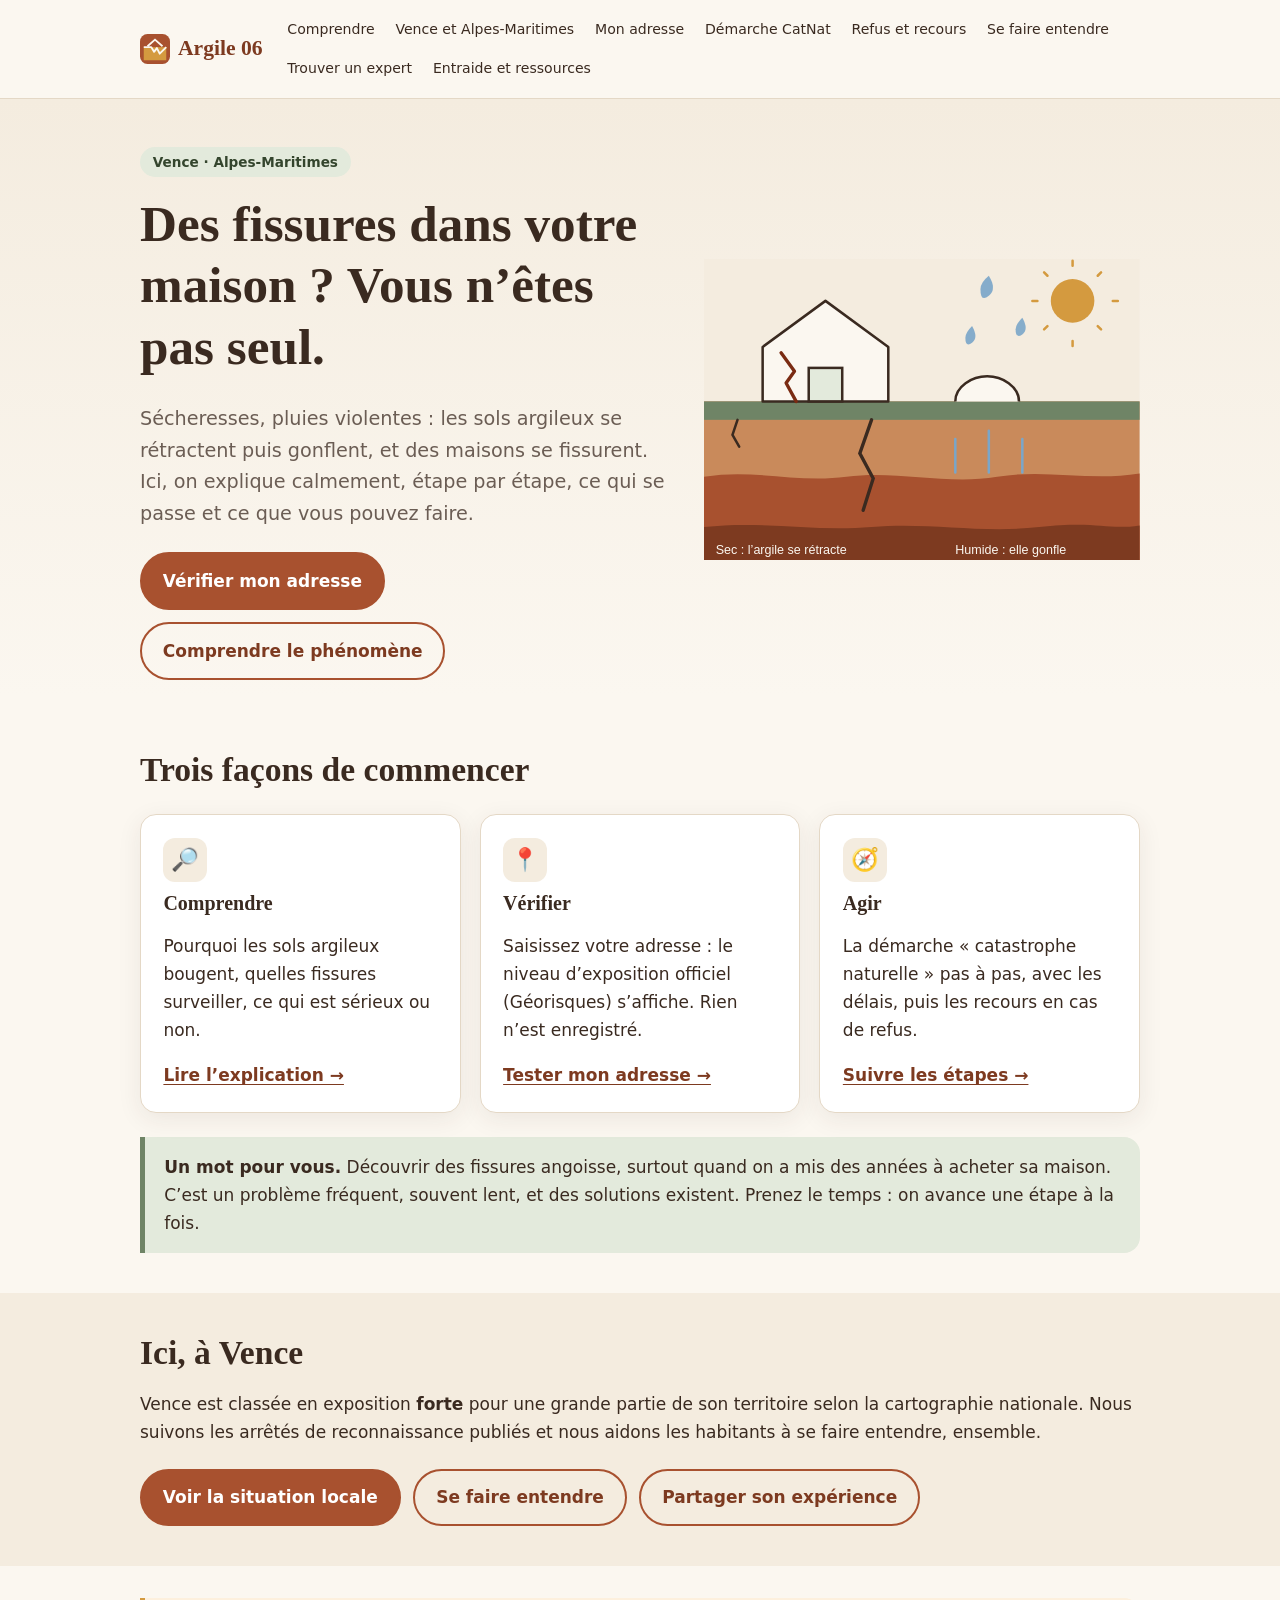
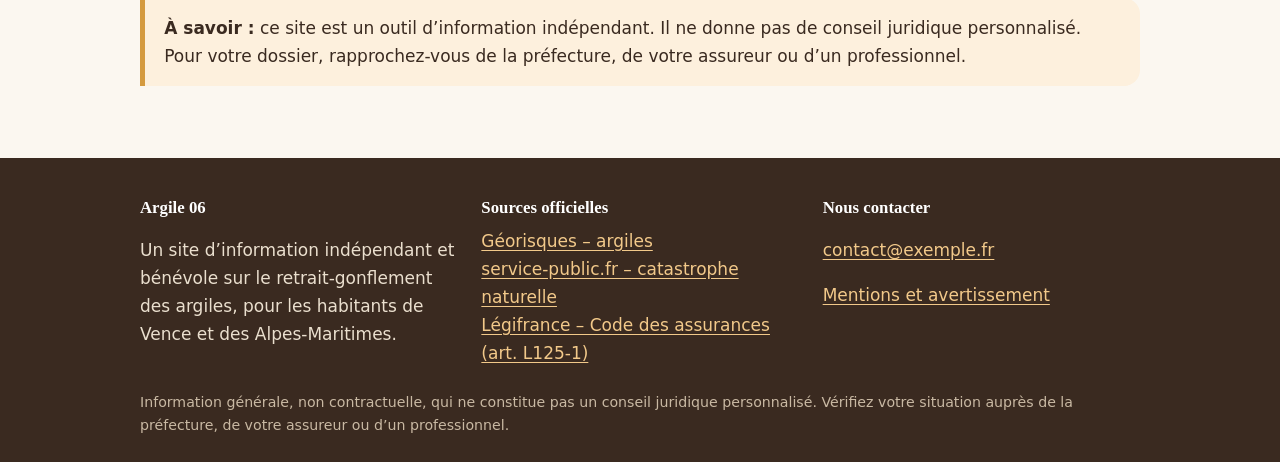
<file: index.html>
<!doctype html>
<html lang="fr">
<head>
<meta charset="utf-8">
<meta name="viewport" content="width=device-width, initial-scale=1">
<title>Fissures, argile et sécheresse : vous n’êtes pas seul · Argile 06</title>
<meta name="description" content="Comprendre le retrait-gonflement des argiles, vérifier votre adresse et connaître la démarche catastrophe naturelle à Vence et dans les Alpes-Maritimes.">
<meta name="theme-color" content="#a8512f">
<link rel="stylesheet" href="css/style.css">
</head>
<body>
<a class="skip" href="#contenu">Aller au contenu</a>
<header class="site">
<div class="bar">
<a class="brand" href="index.html"><svg viewBox="0 0 32 32" aria-hidden="true"><rect width="32" height="32" rx="8" fill="#a8512f"/><path d="M4 14h24v14H4z" fill="#d49a3f"/><path d="M4 14l8 0 3 5 3-4 3 6 7-7" stroke="#fbf7f0" stroke-width="2" fill="none" stroke-linejoin="round"/><path d="M8 13l8-7 8 7" stroke="#fbf7f0" stroke-width="2" fill="none"/></svg><span>Argile 06</span></a>
<button class="menu-btn" aria-expanded="false" aria-controls="nav-main">Menu</button>
<nav class="main" id="nav-main" aria-label="Navigation principale"><ul>
<li><a href="comprendre.html">Comprendre</a></li>
<li><a href="vence.html">Vence et Alpes-Maritimes</a></li>
<li><a href="mon-adresse.html">Mon adresse</a></li>
<li><a href="demarche.html">Démarche CatNat</a></li>
<li><a href="recours.html">Refus et recours</a></li>
<li><a href="se-faire-entendre.html">Se faire entendre</a></li>
<li><a href="experts.html">Trouver un expert</a></li>
<li><a href="entraide.html">Entraide et ressources</a></li>
</ul></nav>
</div>
</header>
<main id="contenu">
<section class="hero"><div class="wrap grid">
<div>
<span class="kicker">Vence · Alpes-Maritimes</span>
<h1>Des fissures dans votre maison ? Vous n’êtes pas seul.</h1>
<p class="lead">Sécheresses, pluies violentes : les sols argileux se rétractent puis gonflent, et des maisons se fissurent. Ici, on explique calmement, étape par étape, ce qui se passe et ce que vous pouvez faire.</p>
<div class="btns"><a class="btn" href="mon-adresse.html">Vérifier mon adresse</a><a class="btn sec" href="comprendre.html">Comprendre le phénomène</a></div>
</div>
<div><svg viewBox="0 0 520 360" role="img" aria-label="Schéma d’une maison sur un sol argileux : à gauche, sol sec et rétracté avec fissure ; à droite, sol humide qui gonfle.">
<rect width="520" height="360" fill="#f4ecdf"/>
<circle cx="440" cy="50" r="26" fill="#d49a3f"/>
<g stroke="#d49a3f" stroke-width="3" stroke-linecap="round"><path d="M440 8v-6M440 98v6M398 50h-6M488 50h6M410 20l-4-4M470 80l4 4M410 80l-4 4M470 20l4-4"/></g>
<rect x="0" y="170" width="520" height="190" fill="#c98a5b"/>
<rect x="0" y="170" width="520" height="22" fill="#6f8466"/>
<path d="M0 260c60-10 110 8 170 0s120 10 180 0 110 6 170-4v104H0z" fill="#a8512f"/>
<path d="M0 320c70-8 130 6 200 0s130 8 200 0 80 4 120-2v42H0z" fill="#7d3a20"/>
<g fill="#fbf7f0" stroke="#3a2a20" stroke-width="3" stroke-linejoin="round">
<path d="M70 170V105l75-55 75 55v65z"/></g>
<rect x="125" y="130" width="40" height="40" fill="#e3eadc" stroke="#3a2a20" stroke-width="3"/>
<path d="M92 112l16 22-10 14 12 22" stroke="#7a2b12" stroke-width="4" fill="none" stroke-linecap="round" stroke-linejoin="round"/>
<path d="M200 192l-14 40 16 30-12 38" stroke="#3a2a20" stroke-width="4" fill="none" stroke-linecap="round"/>
<path d="M40 192l-6 18 8 14" stroke="#3a2a20" stroke-width="3" fill="none" stroke-linecap="round"/>
<g fill="#7aa6c9" opacity=".9"><path d="M340 20q10 16 0 24t-10-8q0-8 10-16z"/><path d="M380 70q8 14 0 20t-8-6q0-6 8-14z"/><path d="M320 80q8 14 0 20t-8-6q0-6 8-14z"/></g>
<path d="M300 170c0-18 20-30 38-30s38 12 38 30" fill="#fbf7f0" stroke="#3a2a20" stroke-width="3"/>
<g stroke="#7aa6c9" stroke-width="3" stroke-linecap="round"><path d="M300 215v40M340 205v50M380 215v40"/></g>
<text x="14" y="352" font-size="15" fill="#fbf7f0" font-family="sans-serif">Sec : l’argile se rétracte</text>
<text x="300" y="352" font-size="15" fill="#fbf7f0" font-family="sans-serif">Humide : elle gonfle</text>
</svg></div>
</div></section>
<div class="wrap">
<h2>Trois façons de commencer</h2>
<div class="cards">
<div class="card"><div class="ico" aria-hidden="true">🔎</div><h3>Comprendre</h3><p>Pourquoi les sols argileux bougent, quelles fissures surveiller, ce qui est sérieux ou non.</p><a class="more" href="comprendre.html">Lire l’explication →</a></div>
<div class="card"><div class="ico" aria-hidden="true">📍</div><h3>Vérifier</h3><p>Saisissez votre adresse : le niveau d’exposition officiel (Géorisques) s’affiche. Rien n’est enregistré.</p><a class="more" href="mon-adresse.html">Tester mon adresse →</a></div>
<div class="card"><div class="ico" aria-hidden="true">🧭</div><h3>Agir</h3><p>La démarche « catastrophe naturelle » pas à pas, avec les délais, puis les recours en cas de refus.</p><a class="more" href="demarche.html">Suivre les étapes →</a></div>
</div>
<div class="note"><strong>Un mot pour vous.</strong> Découvrir des fissures angoisse, surtout quand on a mis des années à acheter sa maison. C’est un problème fréquent, souvent lent, et des solutions existent. Prenez le temps : on avance une étape à la fois.</div>
</div>
<section class="band"><div class="wrap">
<h2 style="margin-top:0">Ici, à Vence</h2>
<p>Vence est classée en exposition <strong>forte</strong> pour une grande partie de son territoire selon la cartographie nationale. Nous suivons les arrêtés de reconnaissance publiés et nous aidons les habitants à se faire entendre, ensemble.</p>
<div class="btns"><a class="btn" href="vence.html">Voir la situation locale</a><a class="btn sec" href="se-faire-entendre.html">Se faire entendre</a><a class="btn sec" href="entraide.html">Partager son expérience</a></div>
</div></section>
<div class="wrap"><div class="warn" style="margin-top:2rem"><strong>À savoir :</strong> ce site est un outil d’information indépendant. Il ne donne pas de conseil juridique personnalisé. Pour votre dossier, rapprochez-vous de la préfecture, de votre assureur ou d’un professionnel.</div></div>
</main>
<footer class="site">
<div class="wrap">
<div class="cols">
<div><h2>Argile 06</h2><p>Un site d’information indépendant et bénévole sur le retrait-gonflement des argiles, pour les habitants de Vence et des Alpes-Maritimes.</p></div>
<div><h2>Sources officielles</h2><ul>
<li><a href="https://www.georisques.gouv.fr/risques/retrait-gonflement-des-argiles" rel="noopener">Géorisques – argiles</a></li>
<li><a href="https://www.service-public.fr/particuliers/recherche?keyword=catastrophe%20naturelle" rel="noopener">service-public.fr – catastrophe naturelle</a></li>
<li><a href="https://www.legifrance.gouv.fr/codes/texte_lc/LEGITEXT000006073984" rel="noopener">Légifrance – Code des assurances (art. L125-1)</a></li>
</ul></div>
<div><h2>Nous contacter</h2><p><a href="mailto:contact@exemple.fr">contact@exemple.fr</a></p><p><a href="entraide.html#mentions">Mentions et avertissement</a></p></div>
</div>
<small>Information générale, non contractuelle, qui ne constitue pas un conseil juridique personnalisé. Vérifiez votre situation auprès de la préfecture, de votre assureur ou d’un professionnel.</small>
</div>
</footer>
<script src="js/main.js"></script>
</body>
</html>
</file>
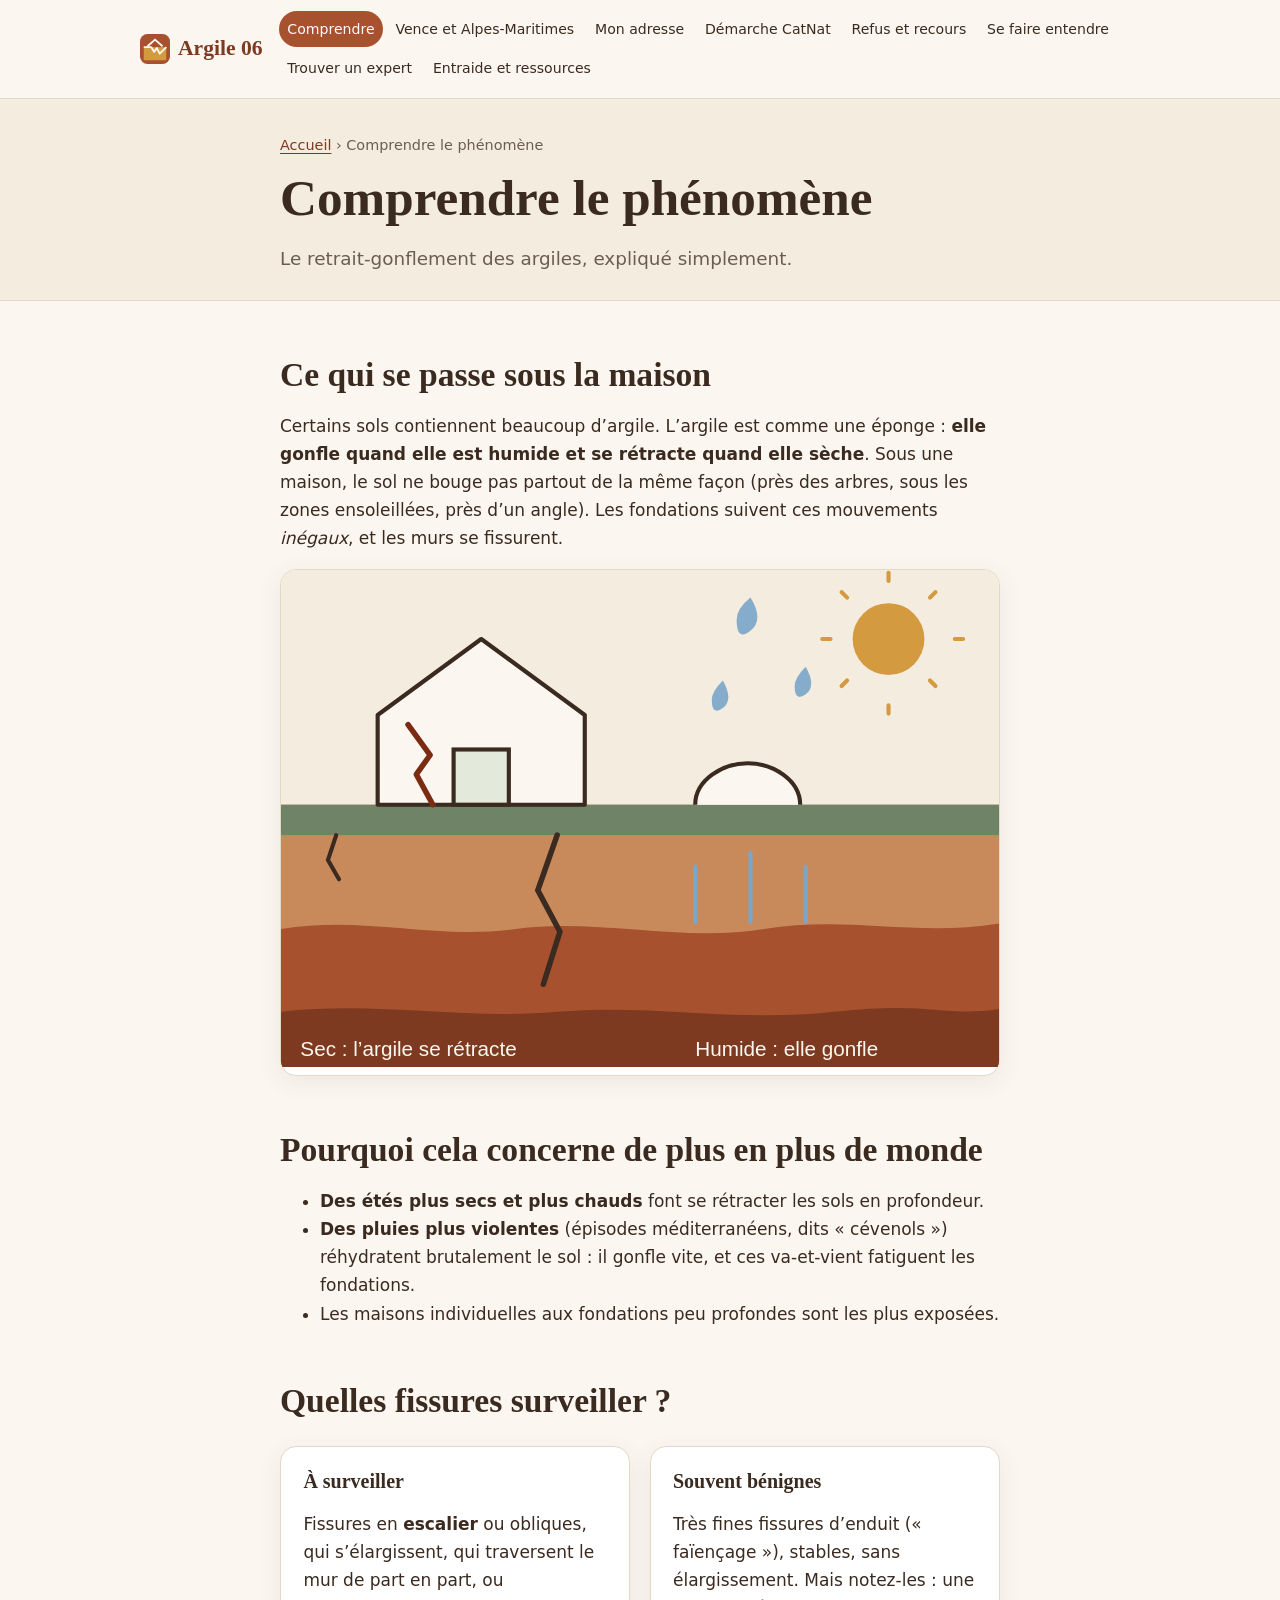
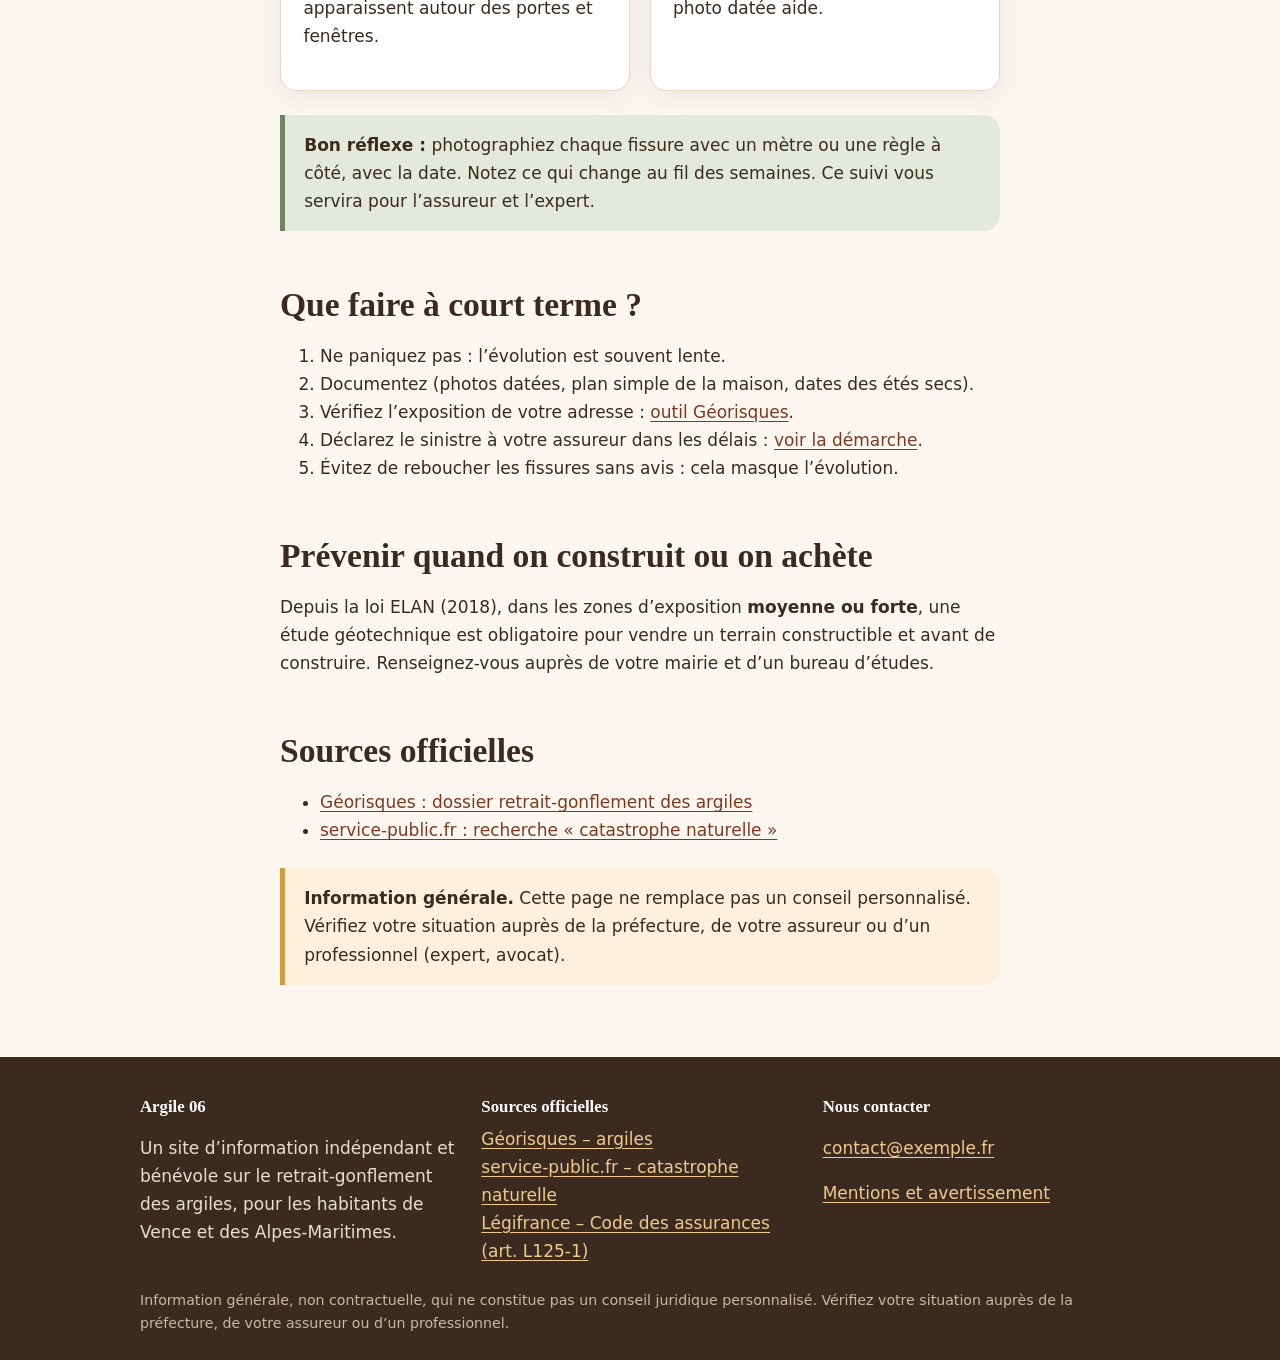
<file: comprendre.html>
<!doctype html>
<html lang="fr">
<head>
<meta charset="utf-8">
<meta name="viewport" content="width=device-width, initial-scale=1">
<title>Comprendre le phénomène · Argile 06</title>
<meta name="description" content="Comprendre pourquoi les sols argileux gonflent et se rétractent, et comment reconnaître les fissures liées à la sécheresse.">
<meta name="theme-color" content="#a8512f">
<link rel="stylesheet" href="css/style.css">
</head>
<body>
<a class="skip" href="#contenu">Aller au contenu</a>
<header class="site">
<div class="bar">
<a class="brand" href="index.html"><svg viewBox="0 0 32 32" aria-hidden="true"><rect width="32" height="32" rx="8" fill="#a8512f"/><path d="M4 14h24v14H4z" fill="#d49a3f"/><path d="M4 14l8 0 3 5 3-4 3 6 7-7" stroke="#fbf7f0" stroke-width="2" fill="none" stroke-linejoin="round"/><path d="M8 13l8-7 8 7" stroke="#fbf7f0" stroke-width="2" fill="none"/></svg><span>Argile 06</span></a>
<button class="menu-btn" aria-expanded="false" aria-controls="nav-main">Menu</button>
<nav class="main" id="nav-main" aria-label="Navigation principale"><ul>
<li><a href="comprendre.html" aria-current="page">Comprendre</a></li>
<li><a href="vence.html">Vence et Alpes-Maritimes</a></li>
<li><a href="mon-adresse.html">Mon adresse</a></li>
<li><a href="demarche.html">Démarche CatNat</a></li>
<li><a href="recours.html">Refus et recours</a></li>
<li><a href="se-faire-entendre.html">Se faire entendre</a></li>
<li><a href="experts.html">Trouver un expert</a></li>
<li><a href="entraide.html">Entraide et ressources</a></li>
</ul></nav>
</div>
</header>
<main id="contenu">
<div class="pagehead"><div class="wrap narrow">
<div class="crumbs"><a href="index.html">Accueil</a> › Comprendre le phénomène</div>
<h1>Comprendre le phénomène</h1><p>Le retrait-gonflement des argiles, expliqué simplement.</p></div></div>
<div class="wrap narrow">

<h2>Ce qui se passe sous la maison</h2>
<p>Certains sols contiennent beaucoup d’argile. L’argile est comme une éponge : <strong>elle gonfle quand elle est humide et se rétracte quand elle sèche</strong>. Sous une maison, le sol ne bouge pas partout de la même façon (près des arbres, sous les zones ensoleillées, près d’un angle). Les fondations suivent ces mouvements <em>inégaux</em>, et les murs se fissurent.</p>
<div class="card" style="padding:0;overflow:hidden"><svg viewBox="0 0 520 360" role="img" aria-label="Schéma d’une maison sur un sol argileux : à gauche, sol sec et rétracté avec fissure ; à droite, sol humide qui gonfle.">
<rect width="520" height="360" fill="#f4ecdf"/>
<circle cx="440" cy="50" r="26" fill="#d49a3f"/>
<g stroke="#d49a3f" stroke-width="3" stroke-linecap="round"><path d="M440 8v-6M440 98v6M398 50h-6M488 50h6M410 20l-4-4M470 80l4 4M410 80l-4 4M470 20l4-4"/></g>
<rect x="0" y="170" width="520" height="190" fill="#c98a5b"/>
<rect x="0" y="170" width="520" height="22" fill="#6f8466"/>
<path d="M0 260c60-10 110 8 170 0s120 10 180 0 110 6 170-4v104H0z" fill="#a8512f"/>
<path d="M0 320c70-8 130 6 200 0s130 8 200 0 80 4 120-2v42H0z" fill="#7d3a20"/>
<g fill="#fbf7f0" stroke="#3a2a20" stroke-width="3" stroke-linejoin="round">
<path d="M70 170V105l75-55 75 55v65z"/></g>
<rect x="125" y="130" width="40" height="40" fill="#e3eadc" stroke="#3a2a20" stroke-width="3"/>
<path d="M92 112l16 22-10 14 12 22" stroke="#7a2b12" stroke-width="4" fill="none" stroke-linecap="round" stroke-linejoin="round"/>
<path d="M200 192l-14 40 16 30-12 38" stroke="#3a2a20" stroke-width="4" fill="none" stroke-linecap="round"/>
<path d="M40 192l-6 18 8 14" stroke="#3a2a20" stroke-width="3" fill="none" stroke-linecap="round"/>
<g fill="#7aa6c9" opacity=".9"><path d="M340 20q10 16 0 24t-10-8q0-8 10-16z"/><path d="M380 70q8 14 0 20t-8-6q0-6 8-14z"/><path d="M320 80q8 14 0 20t-8-6q0-6 8-14z"/></g>
<path d="M300 170c0-18 20-30 38-30s38 12 38 30" fill="#fbf7f0" stroke="#3a2a20" stroke-width="3"/>
<g stroke="#7aa6c9" stroke-width="3" stroke-linecap="round"><path d="M300 215v40M340 205v50M380 215v40"/></g>
<text x="14" y="352" font-size="15" fill="#fbf7f0" font-family="sans-serif">Sec : l’argile se rétracte</text>
<text x="300" y="352" font-size="15" fill="#fbf7f0" font-family="sans-serif">Humide : elle gonfle</text>
</svg></div>
<h2>Pourquoi cela concerne de plus en plus de monde</h2>
<ul>
<li><strong>Des étés plus secs et plus chauds</strong> font se rétracter les sols en profondeur.</li>
<li><strong>Des pluies plus violentes</strong> (épisodes méditerranéens, dits « cévenols ») réhydratent brutalement le sol : il gonfle vite, et ces va-et-vient fatiguent les fondations.</li>
<li>Les maisons individuelles aux fondations peu profondes sont les plus exposées.</li>
</ul>
<h2>Quelles fissures surveiller ?</h2>
<div class="cards">
<div class="card"><h3>À surveiller</h3><p>Fissures en <strong>escalier</strong> ou obliques, qui s’élargissent, qui traversent le mur de part en part, ou apparaissent autour des portes et fenêtres.</p></div>
<div class="card"><h3>Souvent bénignes</h3><p>Très fines fissures d’enduit (« faïençage »), stables, sans élargissement. Mais notez-les : une photo datée aide.</p></div>
</div>
<div class="note"><strong>Bon réflexe :</strong> photographiez chaque fissure avec un mètre ou une règle à côté, avec la date. Notez ce qui change au fil des semaines. Ce suivi vous servira pour l’assureur et l’expert.</div>
<h2>Que faire à court terme ?</h2>
<ol>
<li>Ne paniquez pas : l’évolution est souvent lente.</li>
<li>Documentez (photos datées, plan simple de la maison, dates des étés secs).</li>
<li>Vérifiez l’exposition de votre adresse : <a href="mon-adresse.html">outil Géorisques</a>.</li>
<li>Déclarez le sinistre à votre assureur dans les délais : <a href="demarche.html">voir la démarche</a>.</li>
<li>Évitez de reboucher les fissures sans avis : cela masque l’évolution.</li>
</ol>
<h2>Prévenir quand on construit ou on achète</h2>
<p>Depuis la loi ELAN (2018), dans les zones d’exposition <strong>moyenne ou forte</strong>, une étude géotechnique est obligatoire pour vendre un terrain constructible et avant de construire. Renseignez-vous auprès de votre mairie et d’un bureau d’études.</p>
<h2>Sources officielles</h2>
<ul>
<li><a href="https://www.georisques.gouv.fr/risques/retrait-gonflement-des-argiles" rel="noopener">Géorisques : dossier retrait-gonflement des argiles</a></li>
<li><a href="https://www.service-public.fr/particuliers/recherche?keyword=catastrophe%20naturelle" rel="noopener">service-public.fr : recherche « catastrophe naturelle »</a></li>
</ul>
<div class="warn"><strong>Information générale.</strong> Cette page ne remplace pas un conseil personnalisé. Vérifiez votre situation auprès de la préfecture, de votre assureur ou d’un professionnel (expert, avocat).</div>

</div>
</main>
<footer class="site">
<div class="wrap">
<div class="cols">
<div><h2>Argile 06</h2><p>Un site d’information indépendant et bénévole sur le retrait-gonflement des argiles, pour les habitants de Vence et des Alpes-Maritimes.</p></div>
<div><h2>Sources officielles</h2><ul>
<li><a href="https://www.georisques.gouv.fr/risques/retrait-gonflement-des-argiles" rel="noopener">Géorisques – argiles</a></li>
<li><a href="https://www.service-public.fr/particuliers/recherche?keyword=catastrophe%20naturelle" rel="noopener">service-public.fr – catastrophe naturelle</a></li>
<li><a href="https://www.legifrance.gouv.fr/codes/texte_lc/LEGITEXT000006073984" rel="noopener">Légifrance – Code des assurances (art. L125-1)</a></li>
</ul></div>
<div><h2>Nous contacter</h2><p><a href="mailto:contact@exemple.fr">contact@exemple.fr</a></p><p><a href="entraide.html#mentions">Mentions et avertissement</a></p></div>
</div>
<small>Information générale, non contractuelle, qui ne constitue pas un conseil juridique personnalisé. Vérifiez votre situation auprès de la préfecture, de votre assureur ou d’un professionnel.</small>
</div>
</footer>
<script src="js/main.js"></script>
</body>
</html>
</file>
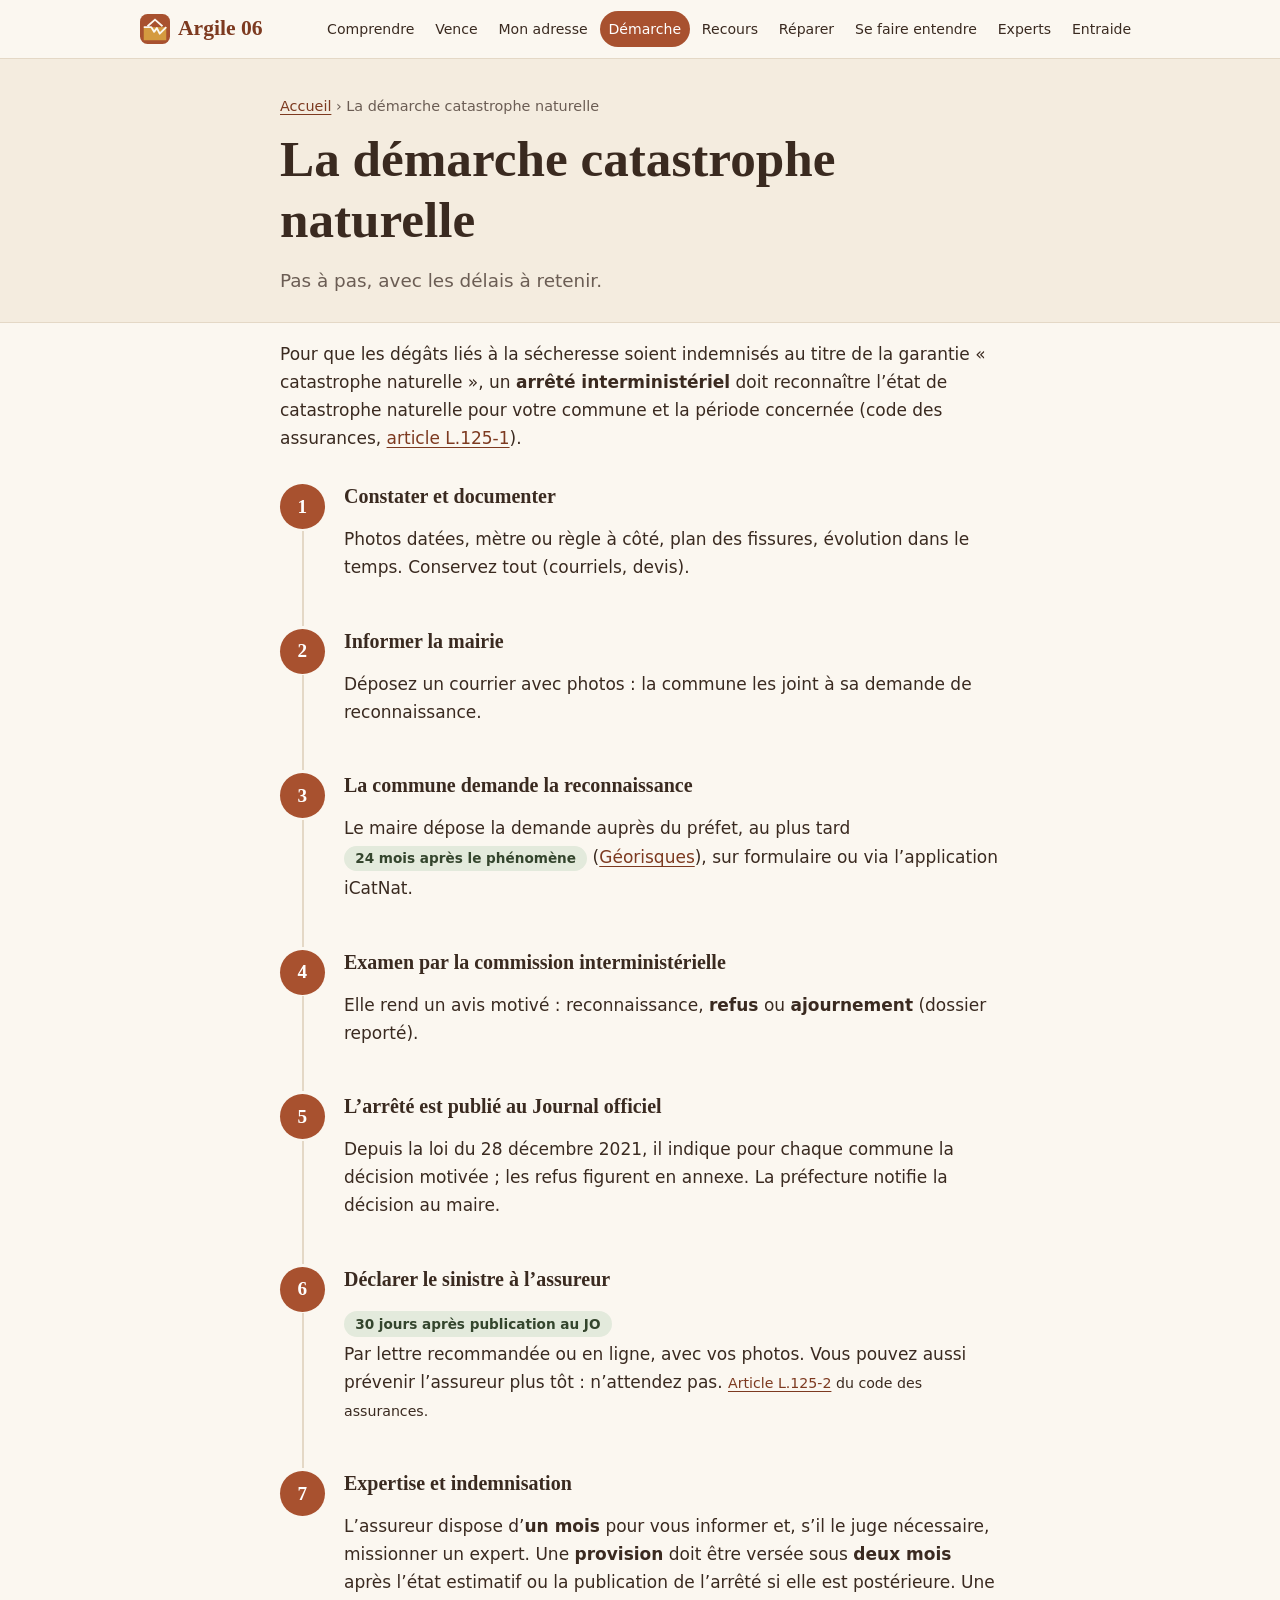
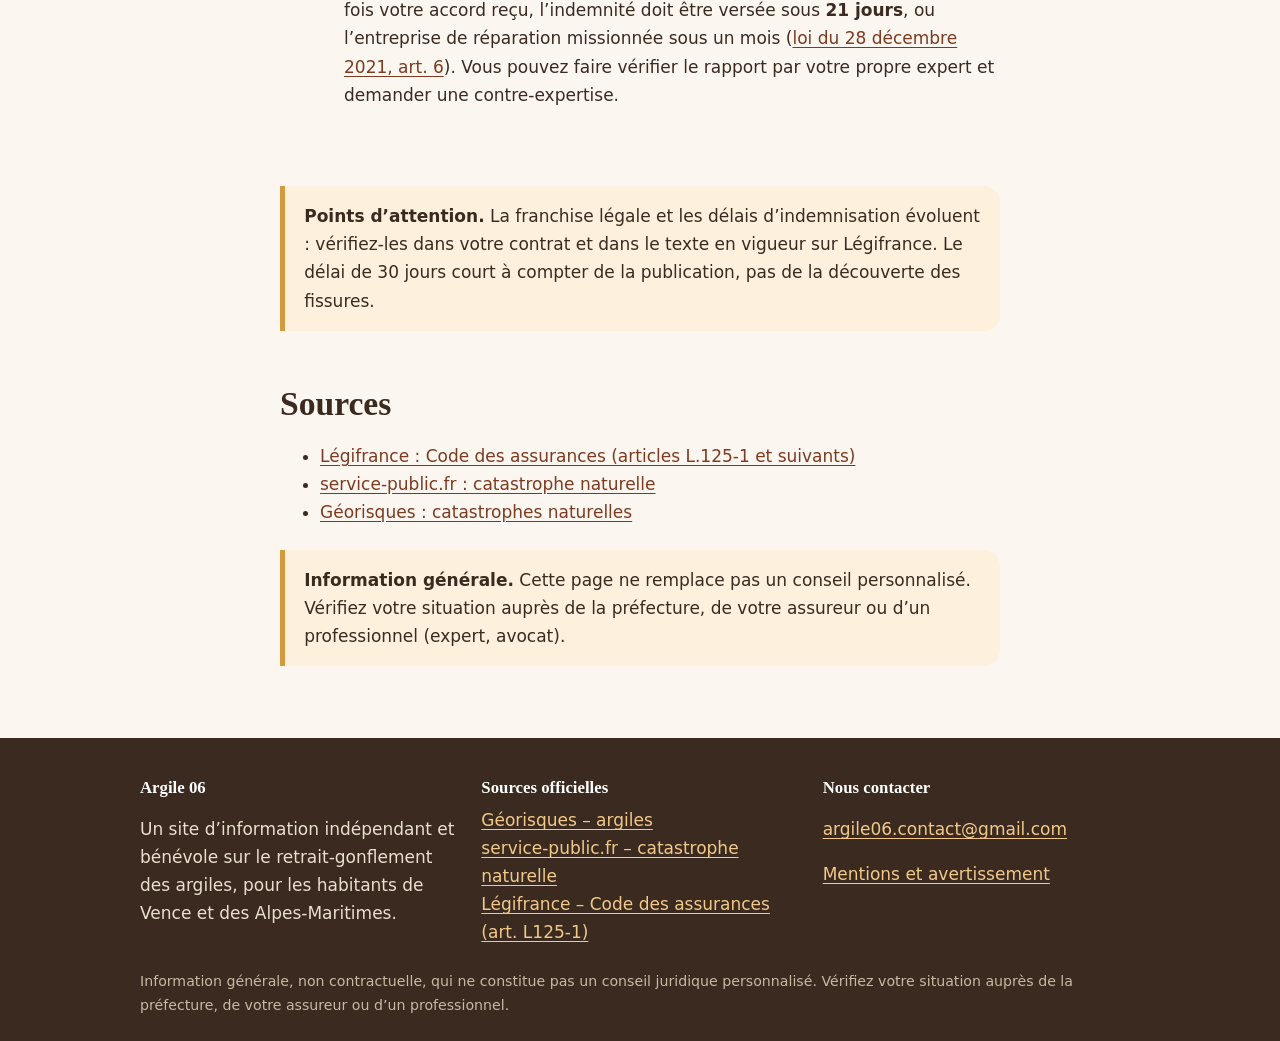
<file: demarche.html>
<!doctype html>
<html lang="fr">
<head>
<meta charset="utf-8">
<meta name="viewport" content="width=device-width, initial-scale=1">
<title>La démarche catastrophe naturelle · Argile 06</title>
<meta name="description" content="La démarche catastrophe naturelle sécheresse pas à pas : arrêté, délais de déclaration, expertise, indemnisation.">
<meta name="theme-color" content="#a8512f">
<link rel="stylesheet" href="css/style.css?v=6">
</head>
<body>
<a class="skip" href="#contenu">Aller au contenu</a>
<header class="site">
<div class="bar">
<a class="brand" href="index.html"><svg viewBox="0 0 32 32" aria-hidden="true"><rect width="32" height="32" rx="8" fill="#a8512f"/><path d="M4 14h24v14H4z" fill="#d49a3f"/><path d="M4 14l8 0 3 5 3-4 3 6 7-7" stroke="#fbf7f0" stroke-width="2" fill="none" stroke-linejoin="round"/><path d="M8 13l8-7 8 7" stroke="#fbf7f0" stroke-width="2" fill="none"/></svg><span>Argile 06</span></a>
<button class="menu-btn" aria-expanded="false" aria-controls="nav-main">Menu</button>
<nav class="main" id="nav-main" aria-label="Navigation principale"><ul>
<li><a href="comprendre.html">Comprendre</a></li>
<li><a href="vence.html">Vence</a></li>
<li><a href="mon-adresse.html" class="cta">Mon adresse</a></li>
<li><a href="demarche.html" aria-current="page">Démarche</a></li>
<li><a href="recours.html">Recours</a></li>
<li><a href="reparer.html">Réparer</a></li>
<li><a href="se-faire-entendre.html">Se faire entendre</a></li>
<li><a href="experts.html">Experts</a></li>
<li><a href="entraide.html">Entraide</a></li>
</ul></nav>
</div>
</header>
<main id="contenu">
<div class="pagehead"><div class="wrap narrow">
<div class="crumbs"><a href="index.html">Accueil</a> › La démarche catastrophe naturelle</div>
<h1>La démarche catastrophe naturelle</h1><p>Pas à pas, avec les délais à retenir.</p></div></div>
<div class="wrap narrow">

<p>Pour que les dégâts liés à la sécheresse soient indemnisés au titre de la garantie « catastrophe naturelle », un <strong>arrêté interministériel</strong> doit reconnaître l’état de catastrophe naturelle pour votre commune et la période concernée (code des assurances, <a href="https://www.legifrance.gouv.fr/codes/texte_lc/LEGITEXT000006073984" rel="noopener">article L.125-1</a>).</p>
<ol class="steps">
<li><h3>Constater et documenter</h3><p>Photos datées, mètre ou règle à côté, plan des fissures, évolution dans le temps. Conservez tout (courriels, devis).</p></li>
<li><h3>Informer la mairie</h3><p>Déposez un courrier avec photos : la commune les joint à sa demande de reconnaissance.</p></li>
<li><h3>La commune demande la reconnaissance</h3><p>Le maire dépose la demande auprès du préfet, au plus tard <span class="delai">24 mois après le phénomène</span> (<a href="https://www.georisques.gouv.fr/minformer-sur-la-prevention-des-risques/la-garantie-cat-nat" rel="noopener">Géorisques</a>), sur formulaire ou via l’application iCatNat.</p></li>
<li><h3>Examen par la commission interministérielle</h3><p>Elle rend un avis motivé : reconnaissance, <strong>refus</strong> ou <strong>ajournement</strong> (dossier reporté).</p></li>
<li><h3>L’arrêté est publié au Journal officiel</h3><p>Depuis la loi du 28 décembre 2021, il indique pour chaque commune la décision motivée ; les refus figurent en annexe. La préfecture notifie la décision au maire.</p></li>
<li><h3>Déclarer le sinistre à l’assureur</h3><p><span class="delai">30 jours après publication au JO</span><br>Par lettre recommandée ou en ligne, avec vos photos. Vous pouvez aussi prévenir l’assureur plus tôt : n’attendez pas. <small><a href="https://www.legifrance.gouv.fr/codes/article_lc/LEGIARTI000047109081" rel="noopener">Article L.125-2</a> du code des assurances.</small></p></li>
<li><h3>Expertise et indemnisation</h3><p>L’assureur dispose d’<strong>un mois</strong> pour vous informer et, s’il le juge nécessaire, missionner un expert. Une <strong>provision</strong> doit être versée sous <strong>deux mois</strong> après l’état estimatif ou la publication de l’arrêté si elle est postérieure. Une fois votre accord reçu, l’indemnité doit être versée sous <strong>21 jours</strong>, ou l’entreprise de réparation missionnée sous un mois (<a href="https://www.legifrance.gouv.fr/jorf/article_jo/JORFARTI000044589874" rel="noopener">loi du 28 décembre 2021, art. 6</a>). Vous pouvez faire vérifier le rapport par votre propre expert et demander une contre-expertise.</p></li>
</ol>
<div class="warn"><strong>Points d’attention.</strong> La franchise légale et les délais d’indemnisation évoluent : vérifiez-les dans votre contrat et dans le texte en vigueur sur Légifrance. Le délai de 30 jours court à compter de la publication, pas de la découverte des fissures.</div>
<h2>Sources</h2>
<ul>
<li><a href="https://www.legifrance.gouv.fr/codes/texte_lc/LEGITEXT000006073984" rel="noopener">Légifrance : Code des assurances (articles L.125-1 et suivants)</a></li>
<li><a href="https://www.service-public.fr/particuliers/recherche?keyword=catastrophe%20naturelle" rel="noopener">service-public.fr : catastrophe naturelle</a></li>
<li><a href="https://www.georisques.gouv.fr/risques/catastrophes-naturelles" rel="noopener">Géorisques : catastrophes naturelles</a></li>
</ul>
<div class="warn"><strong>Information générale.</strong> Cette page ne remplace pas un conseil personnalisé. Vérifiez votre situation auprès de la préfecture, de votre assureur ou d’un professionnel (expert, avocat).</div>

</div>
</main>
<footer class="site">
<div class="wrap">
<div class="cols">
<div><h2>Argile 06</h2><p>Un site d’information indépendant et bénévole sur le retrait-gonflement des argiles, pour les habitants de Vence et des Alpes-Maritimes.</p></div>
<div><h2>Sources officielles</h2><ul>
<li><a href="https://www.georisques.gouv.fr/risques/retrait-gonflement-des-argiles" rel="noopener">Géorisques – argiles</a></li>
<li><a href="https://www.service-public.fr/particuliers/recherche?keyword=catastrophe%20naturelle" rel="noopener">service-public.fr – catastrophe naturelle</a></li>
<li><a href="https://www.legifrance.gouv.fr/codes/texte_lc/LEGITEXT000006073984" rel="noopener">Légifrance – Code des assurances (art. L125-1)</a></li>
</ul></div>
<div><h2>Nous contacter</h2><p><a href="mailto:argile06.contact@gmail.com">argile06.contact@gmail.com</a></p><p><a href="entraide.html#mentions">Mentions et avertissement</a></p></div>
</div>
<small>Information générale, non contractuelle, qui ne constitue pas un conseil juridique personnalisé. Vérifiez votre situation auprès de la préfecture, de votre assureur ou d’un professionnel.</small>
</div>
</footer>
<script src="js/main.js?v=6"></script>
</body>
</html>
</file>
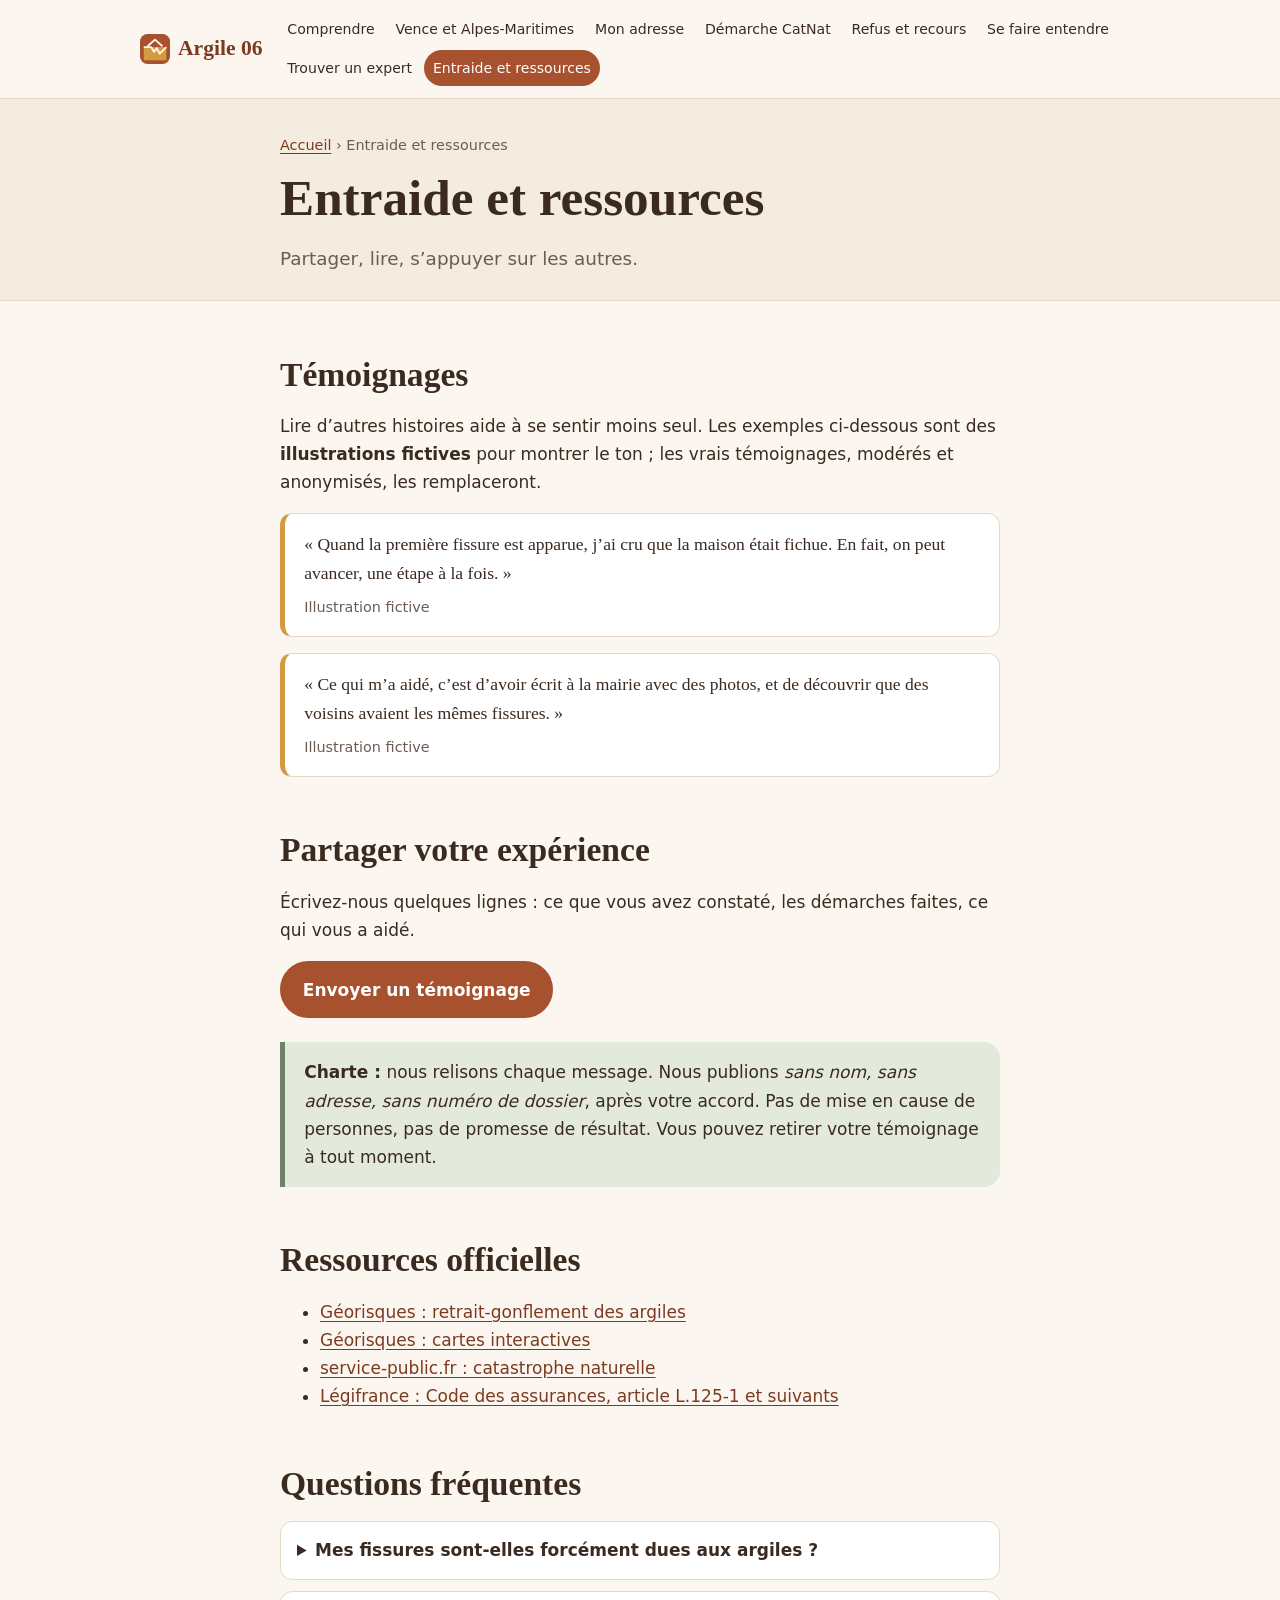
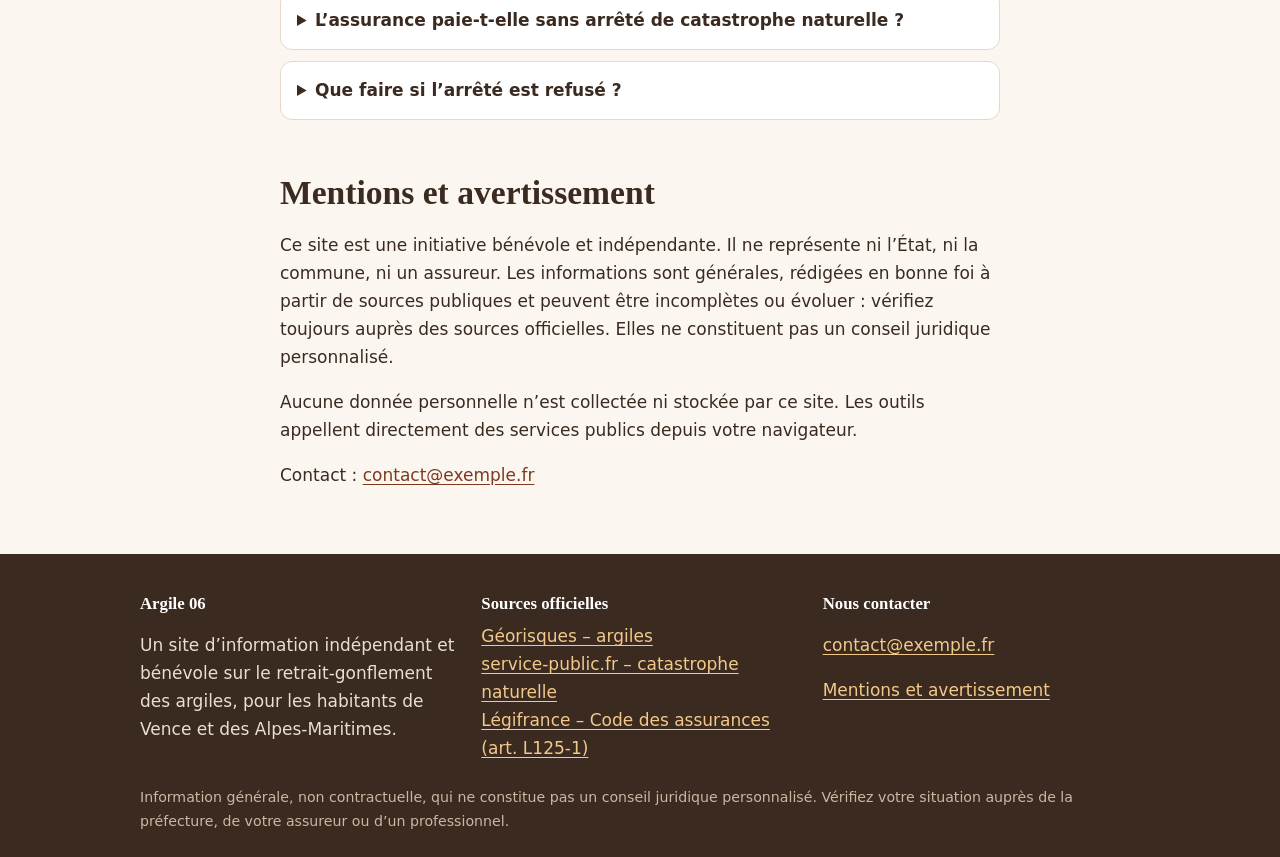
<file: entraide.html>
<!doctype html>
<html lang="fr">
<head>
<meta charset="utf-8">
<meta name="viewport" content="width=device-width, initial-scale=1">
<title>Entraide et ressources · Argile 06</title>
<meta name="description" content="Témoignages, charte, ressources officielles et questions fréquentes sur le retrait-gonflement des argiles.">
<meta name="theme-color" content="#a8512f">
<link rel="stylesheet" href="css/style.css">
</head>
<body>
<a class="skip" href="#contenu">Aller au contenu</a>
<header class="site">
<div class="bar">
<a class="brand" href="index.html"><svg viewBox="0 0 32 32" aria-hidden="true"><rect width="32" height="32" rx="8" fill="#a8512f"/><path d="M4 14h24v14H4z" fill="#d49a3f"/><path d="M4 14l8 0 3 5 3-4 3 6 7-7" stroke="#fbf7f0" stroke-width="2" fill="none" stroke-linejoin="round"/><path d="M8 13l8-7 8 7" stroke="#fbf7f0" stroke-width="2" fill="none"/></svg><span>Argile 06</span></a>
<button class="menu-btn" aria-expanded="false" aria-controls="nav-main">Menu</button>
<nav class="main" id="nav-main" aria-label="Navigation principale"><ul>
<li><a href="comprendre.html">Comprendre</a></li>
<li><a href="vence.html">Vence et Alpes-Maritimes</a></li>
<li><a href="mon-adresse.html">Mon adresse</a></li>
<li><a href="demarche.html">Démarche CatNat</a></li>
<li><a href="recours.html">Refus et recours</a></li>
<li><a href="se-faire-entendre.html">Se faire entendre</a></li>
<li><a href="experts.html">Trouver un expert</a></li>
<li><a href="entraide.html" aria-current="page">Entraide et ressources</a></li>
</ul></nav>
</div>
</header>
<main id="contenu">
<div class="pagehead"><div class="wrap narrow">
<div class="crumbs"><a href="index.html">Accueil</a> › Entraide et ressources</div>
<h1>Entraide et ressources</h1><p>Partager, lire, s’appuyer sur les autres.</p></div></div>
<div class="wrap narrow">

<h2>Témoignages</h2>
<p>Lire d’autres histoires aide à se sentir moins seul. Les exemples ci-dessous sont des <strong>illustrations fictives</strong> pour montrer le ton ; les vrais témoignages, modérés et anonymisés, les remplaceront.</p>
<div class="quote">« Quand la première fissure est apparue, j’ai cru que la maison était fichue. En fait, on peut avancer, une étape à la fois. »<cite>Illustration fictive</cite></div>
<div class="quote">« Ce qui m’a aidé, c’est d’avoir écrit à la mairie avec des photos, et de découvrir que des voisins avaient les mêmes fissures. »<cite>Illustration fictive</cite></div>
<h2>Partager votre expérience</h2>
<p>Écrivez-nous quelques lignes : ce que vous avez constaté, les démarches faites, ce qui vous a aidé.</p>
<p><a class="btn" href="mailto:contact@exemple.fr?subject=T%C3%A9moignage%20Argile%2006">Envoyer un témoignage</a></p>
<div class="note"><strong>Charte :</strong> nous relisons chaque message. Nous publions <em>sans nom, sans adresse, sans numéro de dossier</em>, après votre accord. Pas de mise en cause de personnes, pas de promesse de résultat. Vous pouvez retirer votre témoignage à tout moment.</div>
<h2>Ressources officielles</h2>
<ul>
<li><a href="https://www.georisques.gouv.fr/risques/retrait-gonflement-des-argiles" rel="noopener">Géorisques : retrait-gonflement des argiles</a></li>
<li><a href="https://www.georisques.gouv.fr/cartes-interactives" rel="noopener">Géorisques : cartes interactives</a></li>
<li><a href="https://www.service-public.fr/particuliers/recherche?keyword=catastrophe%20naturelle" rel="noopener">service-public.fr : catastrophe naturelle</a></li>
<li><a href="https://www.legifrance.gouv.fr/codes/texte_lc/LEGITEXT000006073984" rel="noopener">Légifrance : Code des assurances, article L.125-1 et suivants</a></li>
</ul>
<h2>Questions fréquentes</h2>
<details><summary>Mes fissures sont-elles forcément dues aux argiles ?</summary><p>Non. D’autres causes existent (défaut de construction, tassement, fuite). Une expertise ou une étude de sol permet de le savoir.</p></details>
<details><summary>L’assurance paie-t-elle sans arrêté de catastrophe naturelle ?</summary><p>La garantie catastrophe naturelle suppose un arrêté. Sans lui, la prise en charge dépend d’autres garanties de votre contrat. Vérifiez auprès de votre assureur.</p></details>
<details><summary>Que faire si l’arrêté est refusé ?</summary><p>Voir <a href="recours.html">Refus et recours</a>.</p></details>
<h2 id="mentions">Mentions et avertissement</h2>
<p>Ce site est une initiative bénévole et indépendante. Il ne représente ni l’État, ni la commune, ni un assureur. Les informations sont générales, rédigées en bonne foi à partir de sources publiques et peuvent être incomplètes ou évoluer : vérifiez toujours auprès des sources officielles. Elles ne constituent pas un conseil juridique personnalisé.</p>
<p>Aucune donnée personnelle n’est collectée ni stockée par ce site. Les outils appellent directement des services publics depuis votre navigateur.</p>
<p>Contact : <a href="mailto:contact@exemple.fr">contact@exemple.fr</a></p>

</div>
</main>
<footer class="site">
<div class="wrap">
<div class="cols">
<div><h2>Argile 06</h2><p>Un site d’information indépendant et bénévole sur le retrait-gonflement des argiles, pour les habitants de Vence et des Alpes-Maritimes.</p></div>
<div><h2>Sources officielles</h2><ul>
<li><a href="https://www.georisques.gouv.fr/risques/retrait-gonflement-des-argiles" rel="noopener">Géorisques – argiles</a></li>
<li><a href="https://www.service-public.fr/particuliers/recherche?keyword=catastrophe%20naturelle" rel="noopener">service-public.fr – catastrophe naturelle</a></li>
<li><a href="https://www.legifrance.gouv.fr/codes/texte_lc/LEGITEXT000006073984" rel="noopener">Légifrance – Code des assurances (art. L125-1)</a></li>
</ul></div>
<div><h2>Nous contacter</h2><p><a href="mailto:contact@exemple.fr">contact@exemple.fr</a></p><p><a href="entraide.html#mentions">Mentions et avertissement</a></p></div>
</div>
<small>Information générale, non contractuelle, qui ne constitue pas un conseil juridique personnalisé. Vérifiez votre situation auprès de la préfecture, de votre assureur ou d’un professionnel.</small>
</div>
</footer>
<script src="js/main.js"></script>
</body>
</html>
</file>
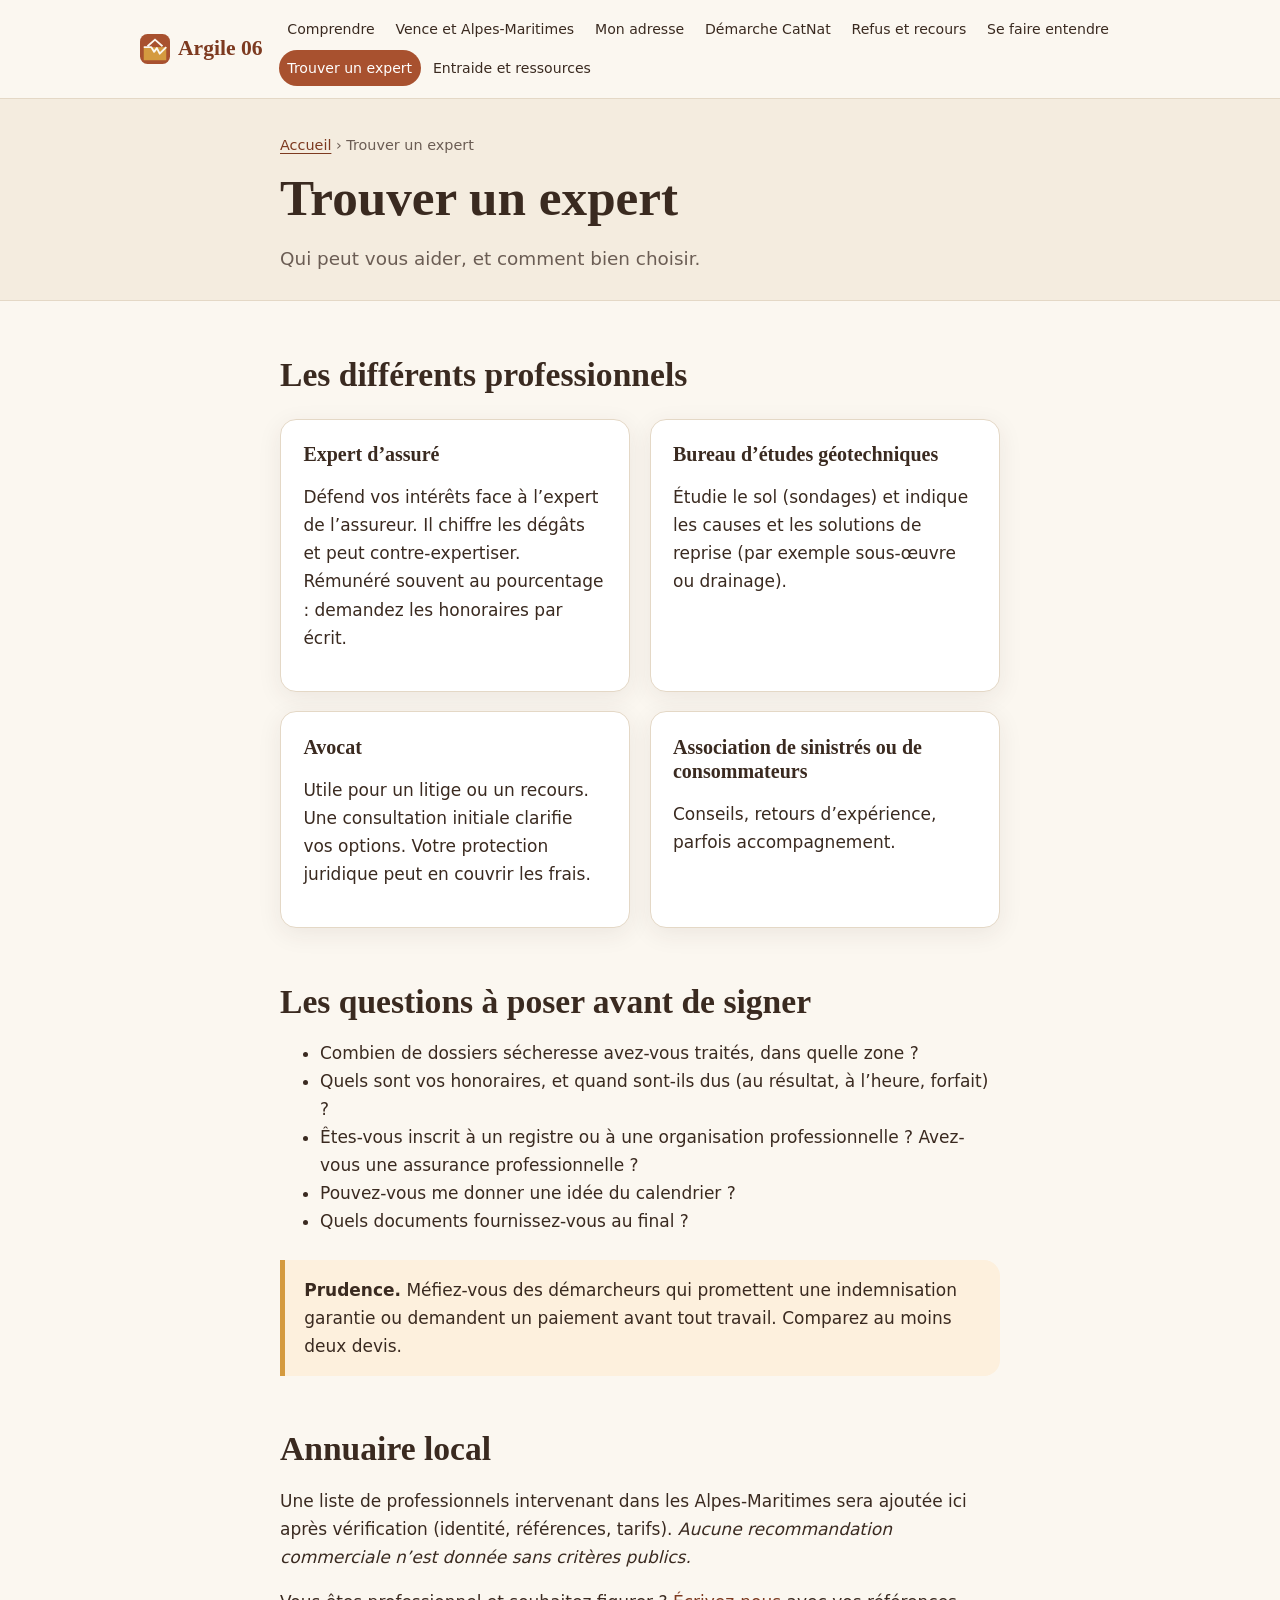
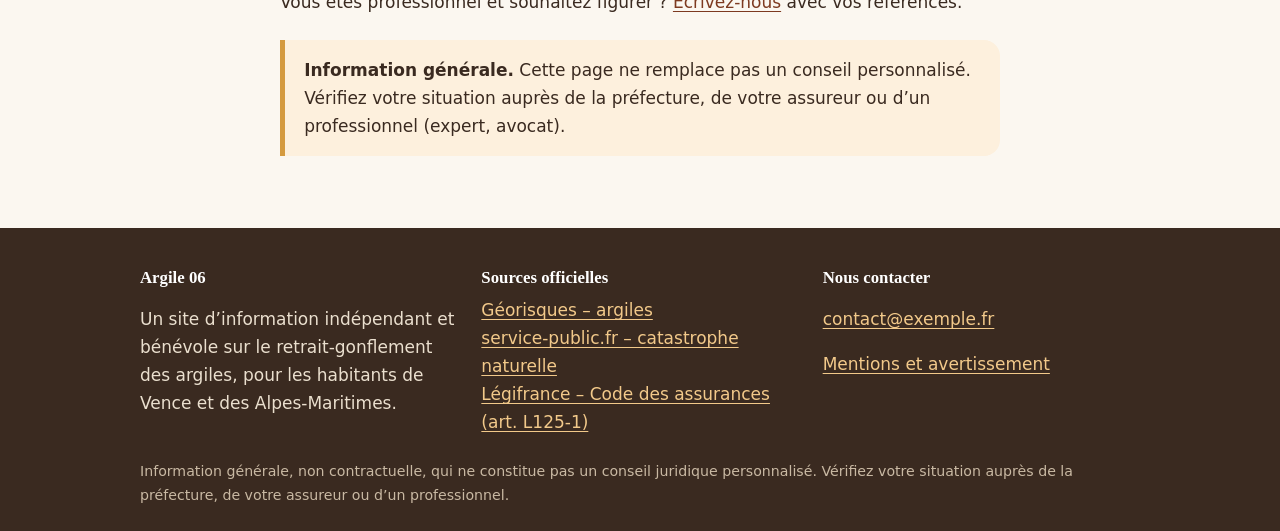
<file: experts.html>
<!doctype html>
<html lang="fr">
<head>
<meta charset="utf-8">
<meta name="viewport" content="width=device-width, initial-scale=1">
<title>Trouver un expert · Argile 06</title>
<meta name="description" content="Comment choisir un expert d’assuré, un bureau d’études géotechniques ou un avocat pour un sinistre lié aux argiles.">
<meta name="theme-color" content="#a8512f">
<link rel="stylesheet" href="css/style.css">
</head>
<body>
<a class="skip" href="#contenu">Aller au contenu</a>
<header class="site">
<div class="bar">
<a class="brand" href="index.html"><svg viewBox="0 0 32 32" aria-hidden="true"><rect width="32" height="32" rx="8" fill="#a8512f"/><path d="M4 14h24v14H4z" fill="#d49a3f"/><path d="M4 14l8 0 3 5 3-4 3 6 7-7" stroke="#fbf7f0" stroke-width="2" fill="none" stroke-linejoin="round"/><path d="M8 13l8-7 8 7" stroke="#fbf7f0" stroke-width="2" fill="none"/></svg><span>Argile 06</span></a>
<button class="menu-btn" aria-expanded="false" aria-controls="nav-main">Menu</button>
<nav class="main" id="nav-main" aria-label="Navigation principale"><ul>
<li><a href="comprendre.html">Comprendre</a></li>
<li><a href="vence.html">Vence et Alpes-Maritimes</a></li>
<li><a href="mon-adresse.html">Mon adresse</a></li>
<li><a href="demarche.html">Démarche CatNat</a></li>
<li><a href="recours.html">Refus et recours</a></li>
<li><a href="se-faire-entendre.html">Se faire entendre</a></li>
<li><a href="experts.html" aria-current="page">Trouver un expert</a></li>
<li><a href="entraide.html">Entraide et ressources</a></li>
</ul></nav>
</div>
</header>
<main id="contenu">
<div class="pagehead"><div class="wrap narrow">
<div class="crumbs"><a href="index.html">Accueil</a> › Trouver un expert</div>
<h1>Trouver un expert</h1><p>Qui peut vous aider, et comment bien choisir.</p></div></div>
<div class="wrap narrow">

<h2>Les différents professionnels</h2>
<div class="cards">
<div class="card"><h3>Expert d’assuré</h3><p>Défend vos intérêts face à l’expert de l’assureur. Il chiffre les dégâts et peut contre-expertiser. Rémunéré souvent au pourcentage : demandez les honoraires par écrit.</p></div>
<div class="card"><h3>Bureau d’études géotechniques</h3><p>Étudie le sol (sondages) et indique les causes et les solutions de reprise (par exemple sous-œuvre ou drainage).</p></div>
<div class="card"><h3>Avocat</h3><p>Utile pour un litige ou un recours. Une consultation initiale clarifie vos options. Votre protection juridique peut en couvrir les frais.</p></div>
<div class="card"><h3>Association de sinistrés ou de consommateurs</h3><p>Conseils, retours d’expérience, parfois accompagnement.</p></div>
</div>
<h2>Les questions à poser avant de signer</h2>
<ul>
<li>Combien de dossiers sécheresse avez-vous traités, dans quelle zone ?</li>
<li>Quels sont vos honoraires, et quand sont-ils dus (au résultat, à l’heure, forfait) ?</li>
<li>Êtes-vous inscrit à un registre ou à une organisation professionnelle ? Avez-vous une assurance professionnelle ?</li>
<li>Pouvez-vous me donner une idée du calendrier ?</li>
<li>Quels documents fournissez-vous au final ?</li>
</ul>
<div class="warn"><strong>Prudence.</strong> Méfiez-vous des démarcheurs qui promettent une indemnisation garantie ou demandent un paiement avant tout travail. Comparez au moins deux devis.</div>
<h2>Annuaire local</h2>
<p>Une liste de professionnels intervenant dans les Alpes-Maritimes sera ajoutée ici après vérification (identité, références, tarifs). <em>Aucune recommandation commerciale n’est donnée sans critères publics.</em></p>
<p>Vous êtes professionnel et souhaitez figurer ? <a href="mailto:contact@exemple.fr">Écrivez-nous</a> avec vos références.</p>
<div class="warn"><strong>Information générale.</strong> Cette page ne remplace pas un conseil personnalisé. Vérifiez votre situation auprès de la préfecture, de votre assureur ou d’un professionnel (expert, avocat).</div>

</div>
</main>
<footer class="site">
<div class="wrap">
<div class="cols">
<div><h2>Argile 06</h2><p>Un site d’information indépendant et bénévole sur le retrait-gonflement des argiles, pour les habitants de Vence et des Alpes-Maritimes.</p></div>
<div><h2>Sources officielles</h2><ul>
<li><a href="https://www.georisques.gouv.fr/risques/retrait-gonflement-des-argiles" rel="noopener">Géorisques – argiles</a></li>
<li><a href="https://www.service-public.fr/particuliers/recherche?keyword=catastrophe%20naturelle" rel="noopener">service-public.fr – catastrophe naturelle</a></li>
<li><a href="https://www.legifrance.gouv.fr/codes/texte_lc/LEGITEXT000006073984" rel="noopener">Légifrance – Code des assurances (art. L125-1)</a></li>
</ul></div>
<div><h2>Nous contacter</h2><p><a href="mailto:contact@exemple.fr">contact@exemple.fr</a></p><p><a href="entraide.html#mentions">Mentions et avertissement</a></p></div>
</div>
<small>Information générale, non contractuelle, qui ne constitue pas un conseil juridique personnalisé. Vérifiez votre situation auprès de la préfecture, de votre assureur ou d’un professionnel.</small>
</div>
</footer>
<script src="js/main.js"></script>
</body>
</html>
</file>
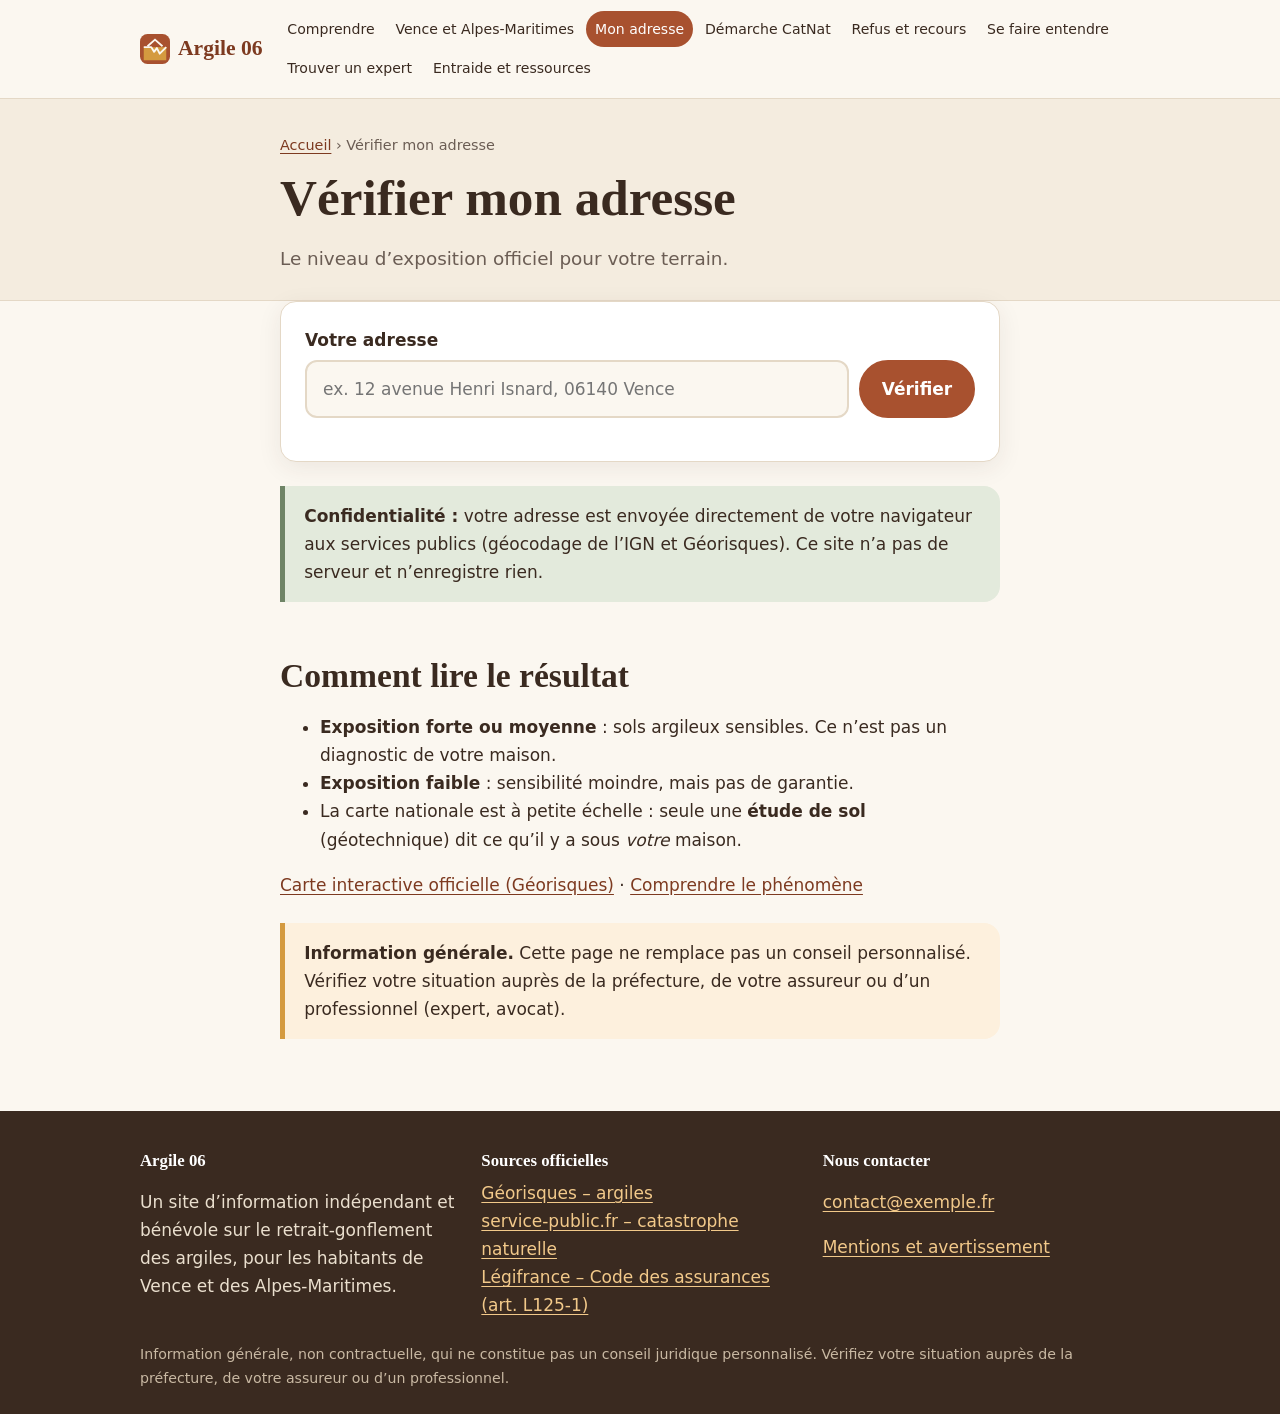
<file: mon-adresse.html>
<!doctype html>
<html lang="fr">
<head>
<meta charset="utf-8">
<meta name="viewport" content="width=device-width, initial-scale=1">
<title>Vérifier mon adresse · Argile 06</title>
<meta name="description" content="Entrez votre adresse pour connaître le niveau d’exposition au retrait-gonflement des argiles selon Géorisques.">
<meta name="theme-color" content="#a8512f">
<link rel="stylesheet" href="css/style.css">
</head>
<body>
<a class="skip" href="#contenu">Aller au contenu</a>
<header class="site">
<div class="bar">
<a class="brand" href="index.html"><svg viewBox="0 0 32 32" aria-hidden="true"><rect width="32" height="32" rx="8" fill="#a8512f"/><path d="M4 14h24v14H4z" fill="#d49a3f"/><path d="M4 14l8 0 3 5 3-4 3 6 7-7" stroke="#fbf7f0" stroke-width="2" fill="none" stroke-linejoin="round"/><path d="M8 13l8-7 8 7" stroke="#fbf7f0" stroke-width="2" fill="none"/></svg><span>Argile 06</span></a>
<button class="menu-btn" aria-expanded="false" aria-controls="nav-main">Menu</button>
<nav class="main" id="nav-main" aria-label="Navigation principale"><ul>
<li><a href="comprendre.html">Comprendre</a></li>
<li><a href="vence.html">Vence et Alpes-Maritimes</a></li>
<li><a href="mon-adresse.html" aria-current="page">Mon adresse</a></li>
<li><a href="demarche.html">Démarche CatNat</a></li>
<li><a href="recours.html">Refus et recours</a></li>
<li><a href="se-faire-entendre.html">Se faire entendre</a></li>
<li><a href="experts.html">Trouver un expert</a></li>
<li><a href="entraide.html">Entraide et ressources</a></li>
</ul></nav>
</div>
</header>
<main id="contenu">
<div class="pagehead"><div class="wrap narrow">
<div class="crumbs"><a href="index.html">Accueil</a> › Vérifier mon adresse</div>
<h1>Vérifier mon adresse</h1><p>Le niveau d’exposition officiel pour votre terrain.</p></div></div>
<div class="wrap narrow">

<div class="tool">
<form id="adresse-form" novalidate>
<label for="adresse">Votre adresse</label>
<div class="row"><input type="text" id="adresse" name="adresse" autocomplete="off" placeholder="ex. 12 avenue Henri Isnard, 06140 Vence"><button class="btn" type="submit">Vérifier</button></div>
</form>
<div class="result" id="adresse-resultat" aria-live="polite"></div>
</div>
<div class="note"><strong>Confidentialité :</strong> votre adresse est envoyée directement de votre navigateur aux services publics (géocodage de l’IGN et Géorisques). Ce site n’a pas de serveur et n’enregistre rien.</div>
<h2>Comment lire le résultat</h2>
<ul>
<li><strong>Exposition forte ou moyenne</strong> : sols argileux sensibles. Ce n’est pas un diagnostic de votre maison.</li>
<li><strong>Exposition faible</strong> : sensibilité moindre, mais pas de garantie.</li>
<li>La carte nationale est à petite échelle : seule une <strong>étude de sol</strong> (géotechnique) dit ce qu’il y a sous <em>votre</em> maison.</li>
</ul>
<p><a href="https://www.georisques.gouv.fr/cartes-interactives" rel="noopener">Carte interactive officielle (Géorisques)</a> · <a href="comprendre.html">Comprendre le phénomène</a></p>
<div class="warn"><strong>Information générale.</strong> Cette page ne remplace pas un conseil personnalisé. Vérifiez votre situation auprès de la préfecture, de votre assureur ou d’un professionnel (expert, avocat).</div>

</div>
</main>
<footer class="site">
<div class="wrap">
<div class="cols">
<div><h2>Argile 06</h2><p>Un site d’information indépendant et bénévole sur le retrait-gonflement des argiles, pour les habitants de Vence et des Alpes-Maritimes.</p></div>
<div><h2>Sources officielles</h2><ul>
<li><a href="https://www.georisques.gouv.fr/risques/retrait-gonflement-des-argiles" rel="noopener">Géorisques – argiles</a></li>
<li><a href="https://www.service-public.fr/particuliers/recherche?keyword=catastrophe%20naturelle" rel="noopener">service-public.fr – catastrophe naturelle</a></li>
<li><a href="https://www.legifrance.gouv.fr/codes/texte_lc/LEGITEXT000006073984" rel="noopener">Légifrance – Code des assurances (art. L125-1)</a></li>
</ul></div>
<div><h2>Nous contacter</h2><p><a href="mailto:contact@exemple.fr">contact@exemple.fr</a></p><p><a href="entraide.html#mentions">Mentions et avertissement</a></p></div>
</div>
<small>Information générale, non contractuelle, qui ne constitue pas un conseil juridique personnalisé. Vérifiez votre situation auprès de la préfecture, de votre assureur ou d’un professionnel.</small>
</div>
</footer>
<script src="js/main.js"></script>
</body>
</html>
</file>
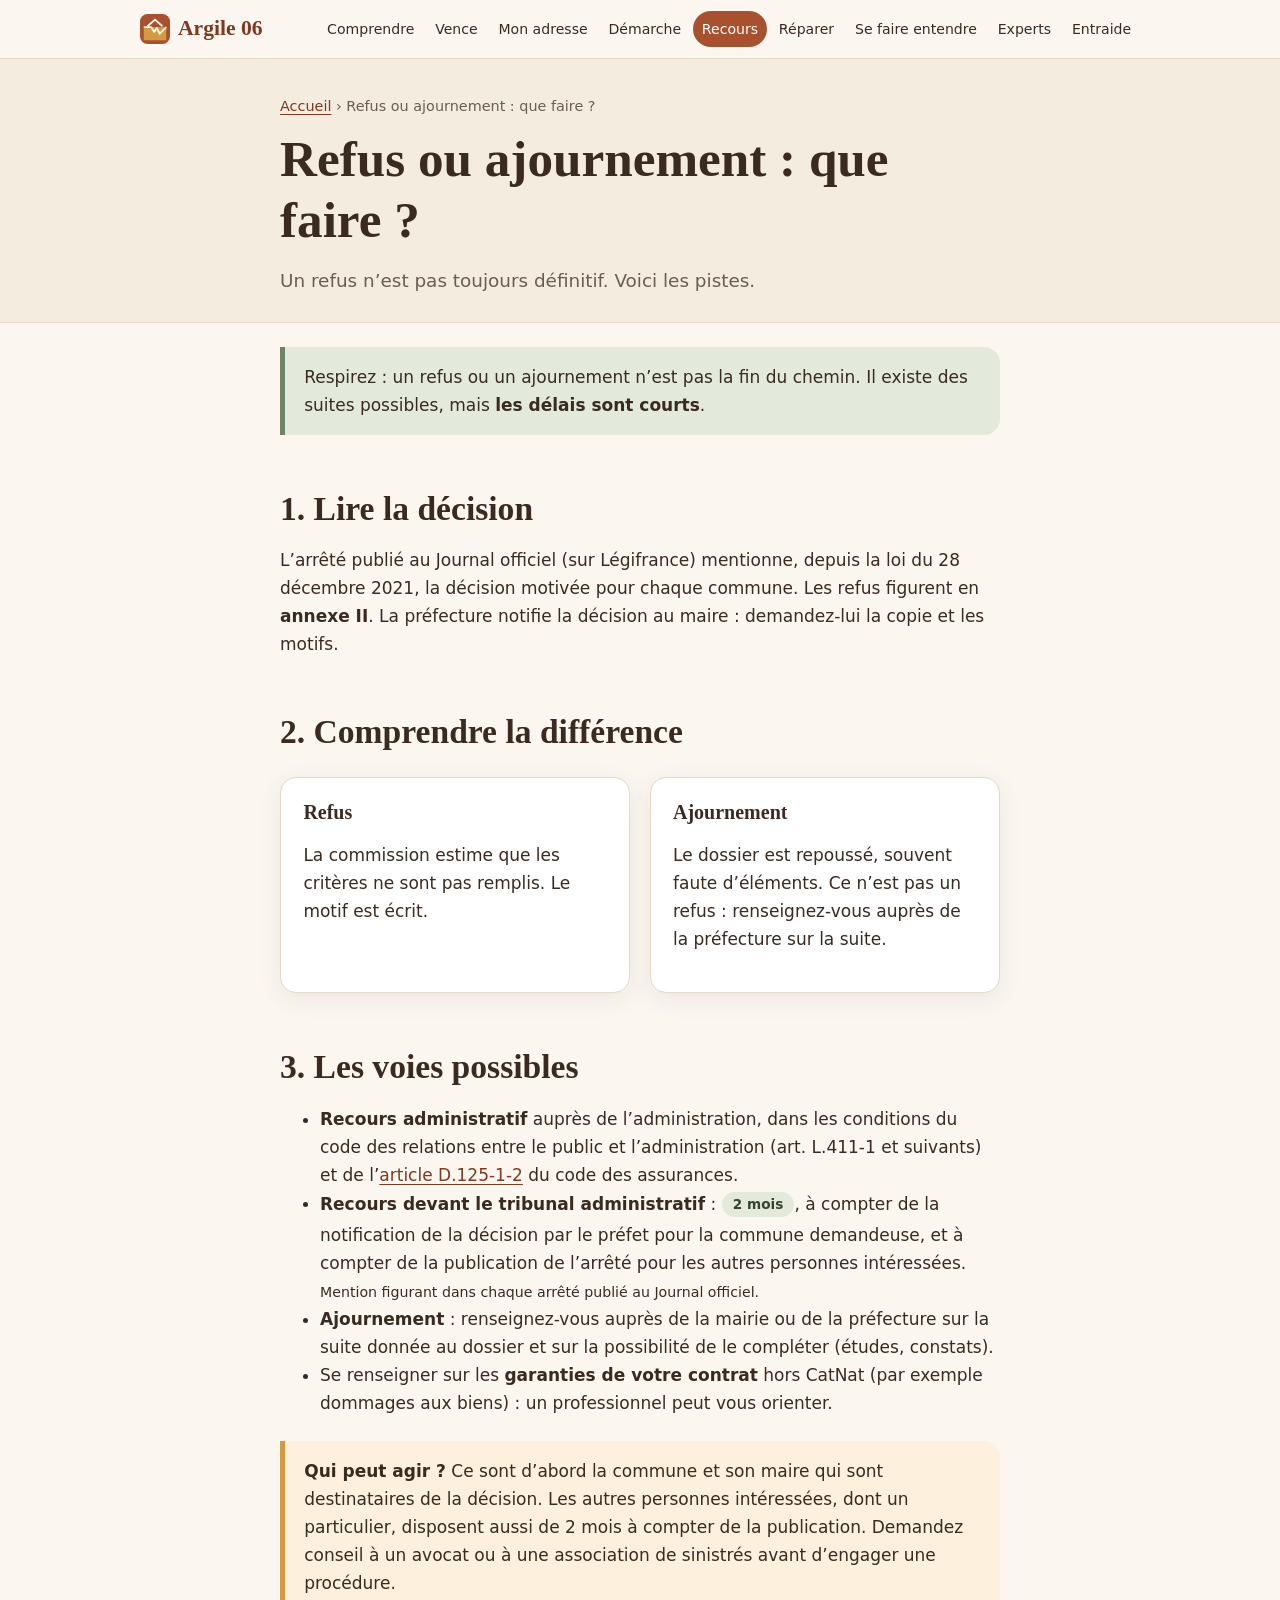
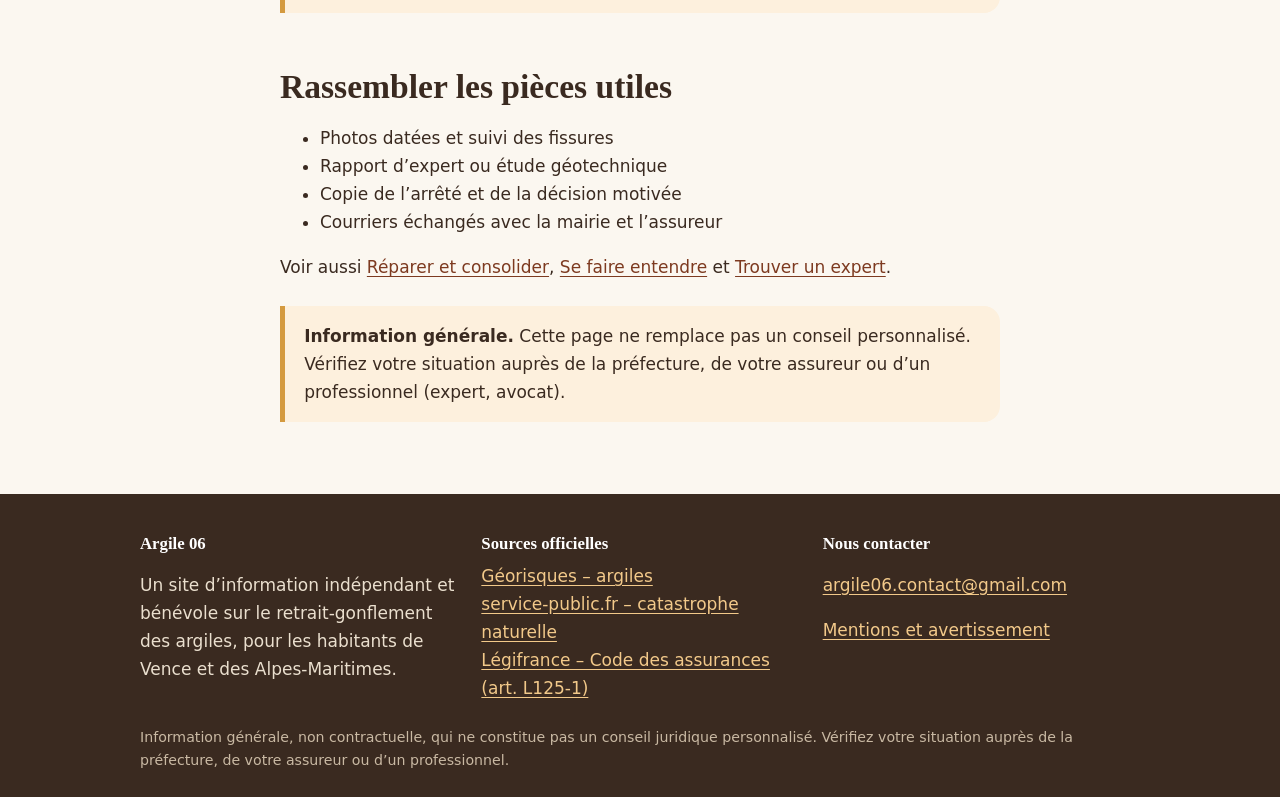
<file: recours.html>
<!doctype html>
<html lang="fr">
<head>
<meta charset="utf-8">
<meta name="viewport" content="width=device-width, initial-scale=1">
<title>Refus ou ajournement : que faire ? · Argile 06</title>
<meta name="description" content="Que faire en cas de refus ou d’ajournement d’une reconnaissance de catastrophe naturelle sécheresse ? Recours, délais et textes de référence.">
<meta name="theme-color" content="#a8512f">
<link rel="stylesheet" href="css/style.css?v=6">
</head>
<body>
<a class="skip" href="#contenu">Aller au contenu</a>
<header class="site">
<div class="bar">
<a class="brand" href="index.html"><svg viewBox="0 0 32 32" aria-hidden="true"><rect width="32" height="32" rx="8" fill="#a8512f"/><path d="M4 14h24v14H4z" fill="#d49a3f"/><path d="M4 14l8 0 3 5 3-4 3 6 7-7" stroke="#fbf7f0" stroke-width="2" fill="none" stroke-linejoin="round"/><path d="M8 13l8-7 8 7" stroke="#fbf7f0" stroke-width="2" fill="none"/></svg><span>Argile 06</span></a>
<button class="menu-btn" aria-expanded="false" aria-controls="nav-main">Menu</button>
<nav class="main" id="nav-main" aria-label="Navigation principale"><ul>
<li><a href="comprendre.html">Comprendre</a></li>
<li><a href="vence.html">Vence</a></li>
<li><a href="mon-adresse.html" class="cta">Mon adresse</a></li>
<li><a href="demarche.html">Démarche</a></li>
<li><a href="recours.html" aria-current="page">Recours</a></li>
<li><a href="reparer.html">Réparer</a></li>
<li><a href="se-faire-entendre.html">Se faire entendre</a></li>
<li><a href="experts.html">Experts</a></li>
<li><a href="entraide.html">Entraide</a></li>
</ul></nav>
</div>
</header>
<main id="contenu">
<div class="pagehead"><div class="wrap narrow">
<div class="crumbs"><a href="index.html">Accueil</a> › Refus ou ajournement : que faire ?</div>
<h1>Refus ou ajournement : que faire ?</h1><p>Un refus n’est pas toujours définitif. Voici les pistes.</p></div></div>
<div class="wrap narrow">

<div class="note">Respirez : un refus ou un ajournement n’est pas la fin du chemin. Il existe des suites possibles, mais <strong>les délais sont courts</strong>.</div>
<h2>1. Lire la décision</h2>
<p>L’arrêté publié au Journal officiel (sur Légifrance) mentionne, depuis la loi du 28 décembre 2021, la décision motivée pour chaque commune. Les refus figurent en <strong>annexe II</strong>. La préfecture notifie la décision au maire : demandez-lui la copie et les motifs.</p>
<h2>2. Comprendre la différence</h2>
<div class="cards">
<div class="card"><h3>Refus</h3><p>La commission estime que les critères ne sont pas remplis. Le motif est écrit.</p></div>
<div class="card"><h3>Ajournement</h3><p>Le dossier est repoussé, souvent faute d’éléments. Ce n’est pas un refus : renseignez-vous auprès de la préfecture sur la suite.</p></div>
</div>
<h2>3. Les voies possibles</h2>
<ul>
<li><strong>Recours administratif</strong> auprès de l’administration, dans les conditions du code des relations entre le public et l’administration (art. L.411-1 et suivants) et de l’<a href="https://www.legifrance.gouv.fr/codes/article_lc/LEGIARTI000046890118" rel="noopener">article D.125-1-2</a> du code des assurances.</li>
<li><strong>Recours devant le tribunal administratif</strong> : <span class="delai">2 mois</span>, à compter de la notification de la décision par le préfet pour la commune demandeuse, et à compter de la publication de l’arrêté pour les autres personnes intéressées. <small>Mention figurant dans chaque arrêté publié au Journal officiel.</small></li>
<li><strong>Ajournement</strong> : renseignez-vous auprès de la mairie ou de la préfecture sur la suite donnée au dossier et sur la possibilité de le compléter (études, constats).</li>
<li>Se renseigner sur les <strong>garanties de votre contrat</strong> hors CatNat (par exemple dommages aux biens) : un professionnel peut vous orienter.</li>
</ul>
<div class="warn"><strong>Qui peut agir ?</strong> Ce sont d’abord la commune et son maire qui sont destinataires de la décision. Les autres personnes intéressées, dont un particulier, disposent aussi de 2 mois à compter de la publication. Demandez conseil à un avocat ou à une association de sinistrés avant d’engager une procédure.</div>
<h2>Rassembler les pièces utiles</h2>
<ul><li>Photos datées et suivi des fissures</li><li>Rapport d’expert ou étude géotechnique</li><li>Copie de l’arrêté et de la décision motivée</li><li>Courriers échangés avec la mairie et l’assureur</li></ul>
<p>Voir aussi <a href="reparer.html">Réparer et consolider</a>, <a href="se-faire-entendre.html">Se faire entendre</a> et <a href="experts.html">Trouver un expert</a>.</p>
<div class="warn"><strong>Information générale.</strong> Cette page ne remplace pas un conseil personnalisé. Vérifiez votre situation auprès de la préfecture, de votre assureur ou d’un professionnel (expert, avocat).</div>

</div>
</main>
<footer class="site">
<div class="wrap">
<div class="cols">
<div><h2>Argile 06</h2><p>Un site d’information indépendant et bénévole sur le retrait-gonflement des argiles, pour les habitants de Vence et des Alpes-Maritimes.</p></div>
<div><h2>Sources officielles</h2><ul>
<li><a href="https://www.georisques.gouv.fr/risques/retrait-gonflement-des-argiles" rel="noopener">Géorisques – argiles</a></li>
<li><a href="https://www.service-public.fr/particuliers/recherche?keyword=catastrophe%20naturelle" rel="noopener">service-public.fr – catastrophe naturelle</a></li>
<li><a href="https://www.legifrance.gouv.fr/codes/texte_lc/LEGITEXT000006073984" rel="noopener">Légifrance – Code des assurances (art. L125-1)</a></li>
</ul></div>
<div><h2>Nous contacter</h2><p><a href="mailto:argile06.contact@gmail.com">argile06.contact@gmail.com</a></p><p><a href="entraide.html#mentions">Mentions et avertissement</a></p></div>
</div>
<small>Information générale, non contractuelle, qui ne constitue pas un conseil juridique personnalisé. Vérifiez votre situation auprès de la préfecture, de votre assureur ou d’un professionnel.</small>
</div>
</footer>
<script src="js/main.js?v=6"></script>
</body>
</html>
</file>
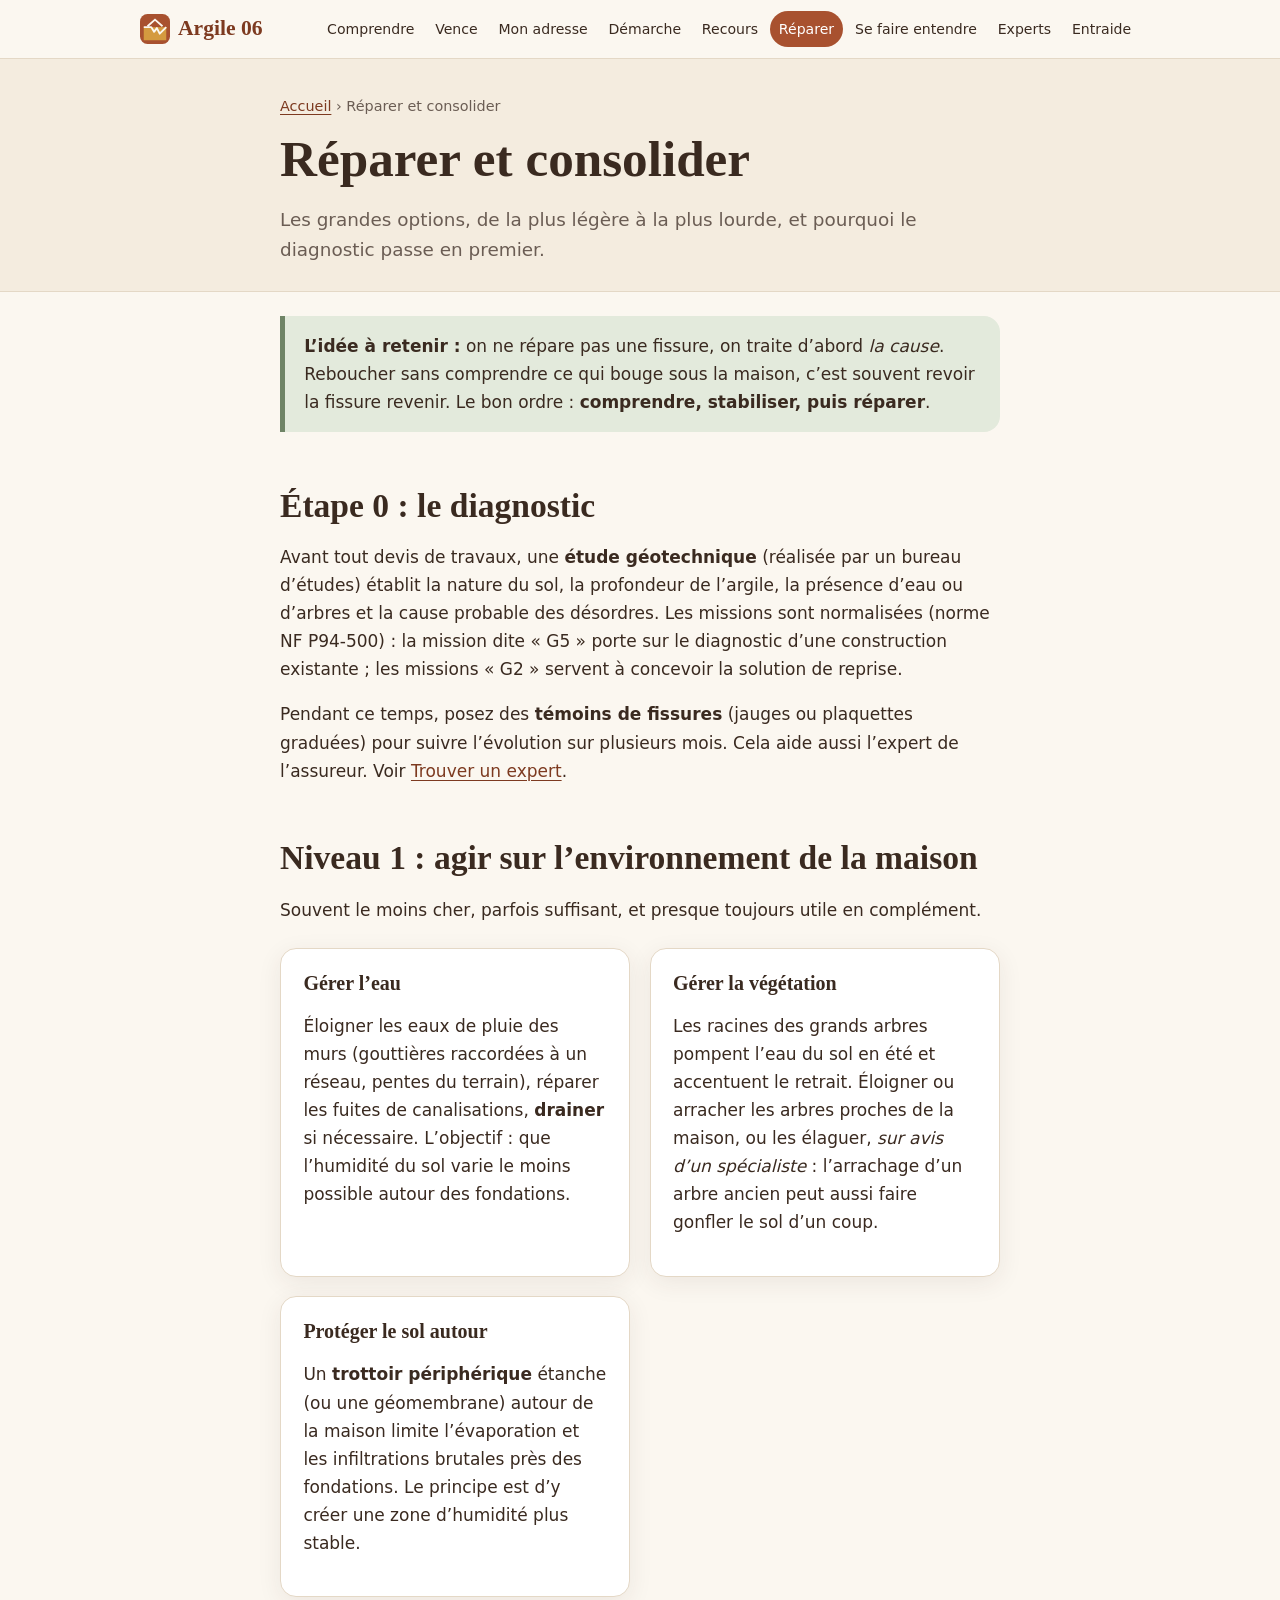
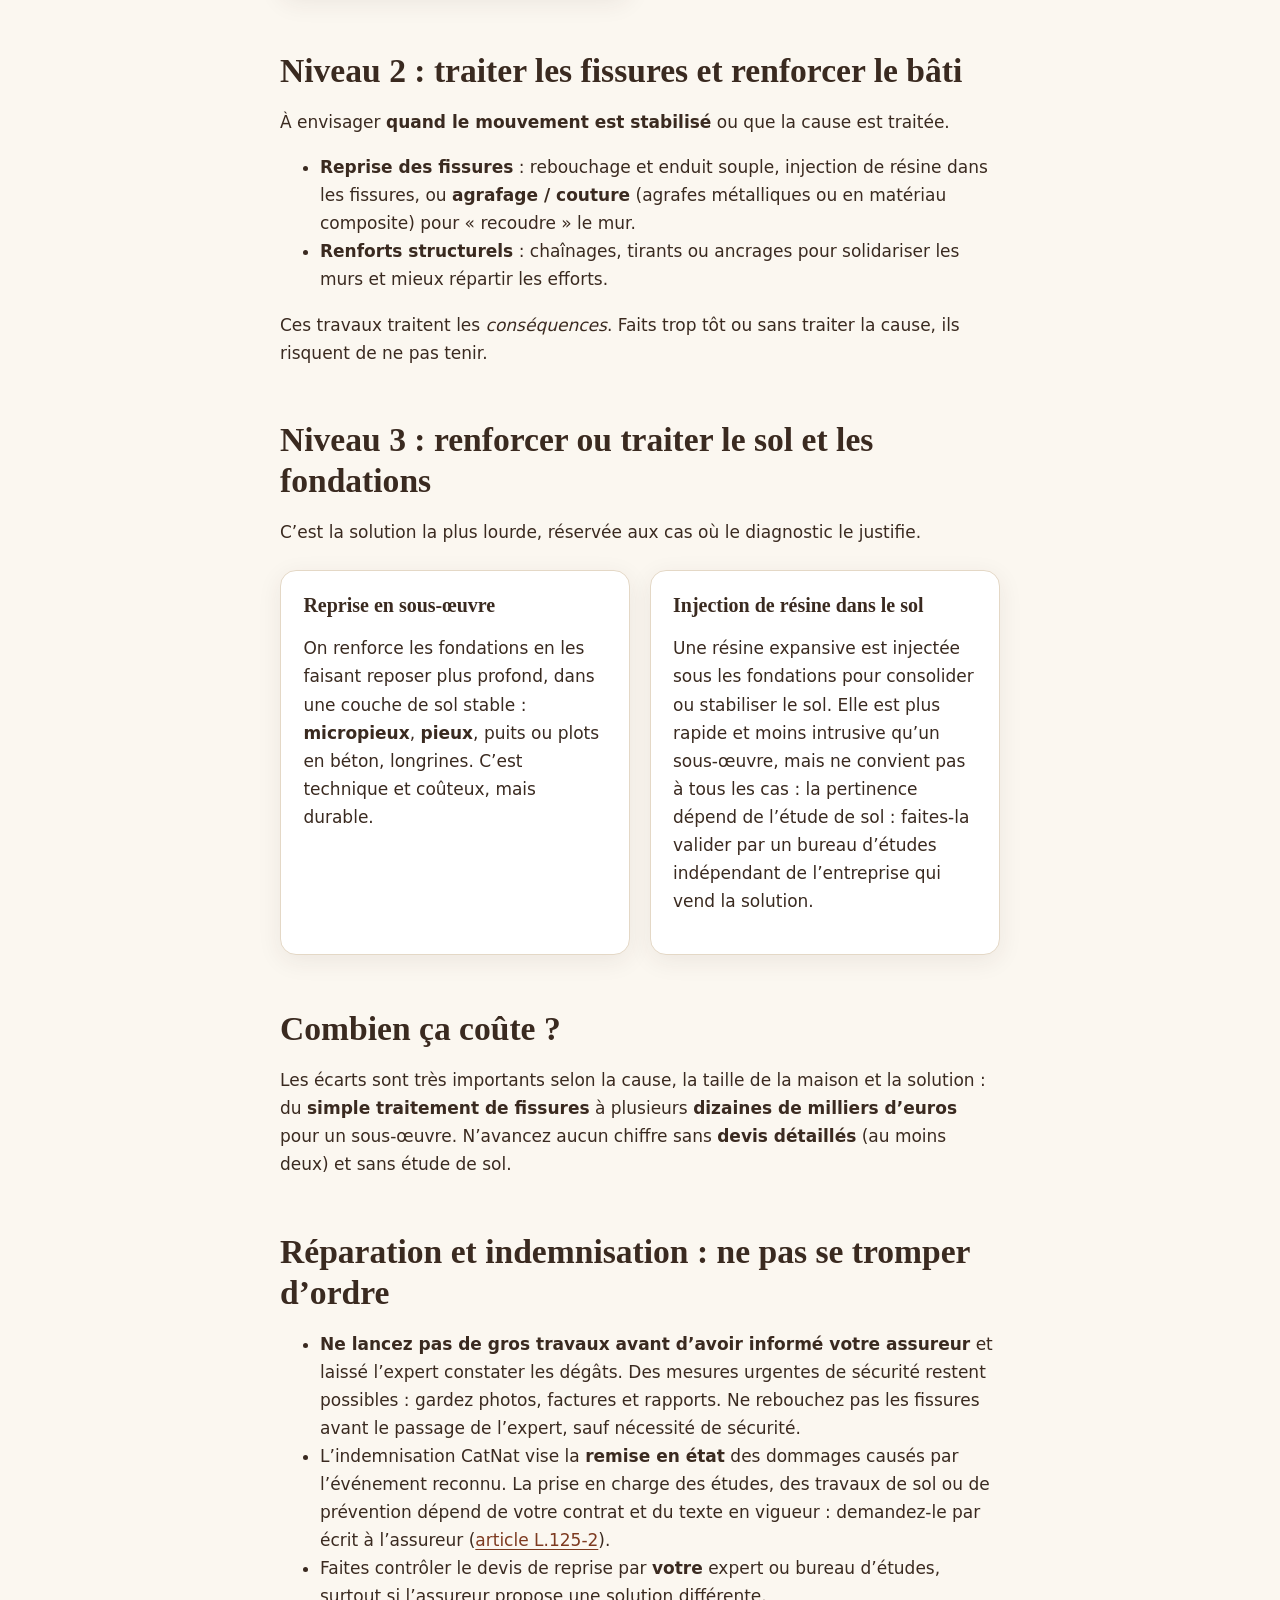
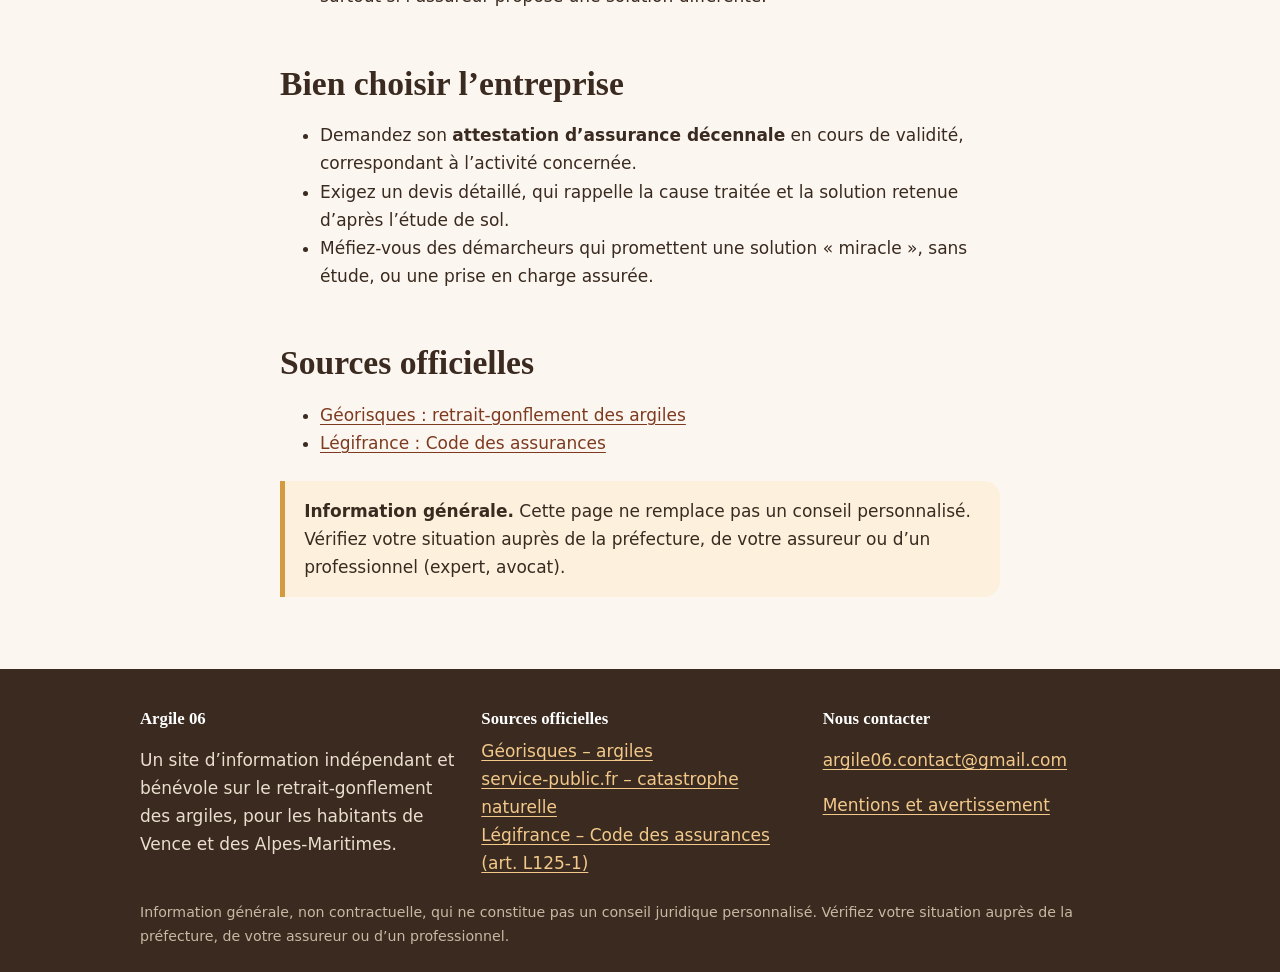
<file: reparer.html>
<!doctype html>
<html lang="fr">
<head>
<meta charset="utf-8">
<meta name="viewport" content="width=device-width, initial-scale=1">
<title>Réparer et consolider · Argile 06</title>
<meta name="description" content="Les options de réparation et de consolidation d’une maison fissurée par les argiles : diagnostic, drainage, injection, sous-œuvre, coûts et indemnisation.">
<meta name="theme-color" content="#a8512f">
<link rel="stylesheet" href="css/style.css?v=6">
</head>
<body>
<a class="skip" href="#contenu">Aller au contenu</a>
<header class="site">
<div class="bar">
<a class="brand" href="index.html"><svg viewBox="0 0 32 32" aria-hidden="true"><rect width="32" height="32" rx="8" fill="#a8512f"/><path d="M4 14h24v14H4z" fill="#d49a3f"/><path d="M4 14l8 0 3 5 3-4 3 6 7-7" stroke="#fbf7f0" stroke-width="2" fill="none" stroke-linejoin="round"/><path d="M8 13l8-7 8 7" stroke="#fbf7f0" stroke-width="2" fill="none"/></svg><span>Argile 06</span></a>
<button class="menu-btn" aria-expanded="false" aria-controls="nav-main">Menu</button>
<nav class="main" id="nav-main" aria-label="Navigation principale"><ul>
<li><a href="comprendre.html">Comprendre</a></li>
<li><a href="vence.html">Vence</a></li>
<li><a href="mon-adresse.html" class="cta">Mon adresse</a></li>
<li><a href="demarche.html">Démarche</a></li>
<li><a href="recours.html">Recours</a></li>
<li><a href="reparer.html" aria-current="page">Réparer</a></li>
<li><a href="se-faire-entendre.html">Se faire entendre</a></li>
<li><a href="experts.html">Experts</a></li>
<li><a href="entraide.html">Entraide</a></li>
</ul></nav>
</div>
</header>
<main id="contenu">
<div class="pagehead"><div class="wrap narrow">
<div class="crumbs"><a href="index.html">Accueil</a> › Réparer et consolider</div>
<h1>Réparer et consolider</h1><p>Les grandes options, de la plus légère à la plus lourde, et pourquoi le diagnostic passe en premier.</p></div></div>
<div class="wrap narrow">

<div class="note"><strong>L’idée à retenir :</strong> on ne répare pas une fissure, on traite d’abord <em>la cause</em>. Reboucher sans comprendre ce qui bouge sous la maison, c’est souvent revoir la fissure revenir. Le bon ordre : <strong>comprendre, stabiliser, puis réparer</strong>.</div>

<h2>Étape 0 : le diagnostic</h2>
<p>Avant tout devis de travaux, une <strong>étude géotechnique</strong> (réalisée par un bureau d’études) établit la nature du sol, la profondeur de l’argile, la présence d’eau ou d’arbres et la cause probable des désordres. Les missions sont normalisées (norme NF P94-500) : la mission dite « G5 » porte sur le diagnostic d’une construction existante ; les missions « G2 » servent à concevoir la solution de reprise.</p>
<p>Pendant ce temps, posez des <strong>témoins de fissures</strong> (jauges ou plaquettes graduées) pour suivre l’évolution sur plusieurs mois. Cela aide aussi l’expert de l’assureur. Voir <a href="experts.html">Trouver un expert</a>.</p>

<h2>Niveau 1 : agir sur l’environnement de la maison</h2>
<p>Souvent le moins cher, parfois suffisant, et presque toujours utile en complément.</p>
<div class="cards">
<div class="card"><h3>Gérer l’eau</h3><p>Éloigner les eaux de pluie des murs (gouttières raccordées à un réseau, pentes du terrain), réparer les fuites de canalisations, <strong>drainer</strong> si nécessaire. L’objectif : que l’humidité du sol varie le moins possible autour des fondations.</p></div>
<div class="card"><h3>Gérer la végétation</h3><p>Les racines des grands arbres pompent l’eau du sol en été et accentuent le retrait. Éloigner ou arracher les arbres proches de la maison, ou les élaguer, <em>sur avis d’un spécialiste</em> : l’arrachage d’un arbre ancien peut aussi faire gonfler le sol d’un coup.</p></div>
<div class="card"><h3>Protéger le sol autour</h3><p>Un <strong>trottoir périphérique</strong> étanche (ou une géomembrane) autour de la maison limite l’évaporation et les infiltrations brutales près des fondations. Le principe est d’y créer une zone d’humidité plus stable.</p></div>
</div>

<h2>Niveau 2 : traiter les fissures et renforcer le bâti</h2>
<p>À envisager <strong>quand le mouvement est stabilisé</strong> ou que la cause est traitée.</p>
<ul>
<li><strong>Reprise des fissures</strong> : rebouchage et enduit souple, injection de résine dans les fissures, ou <strong>agrafage / couture</strong> (agrafes métalliques ou en matériau composite) pour « recoudre » le mur.</li>
<li><strong>Renforts structurels</strong> : chaînages, tirants ou ancrages pour solidariser les murs et mieux répartir les efforts.</li>
</ul>
<p>Ces travaux traitent les <em>conséquences</em>. Faits trop tôt ou sans traiter la cause, ils risquent de ne pas tenir.</p>

<h2>Niveau 3 : renforcer ou traiter le sol et les fondations</h2>
<p>C’est la solution la plus lourde, réservée aux cas où le diagnostic le justifie.</p>
<div class="cards">
<div class="card"><h3>Reprise en sous-œuvre</h3><p>On renforce les fondations en les faisant reposer plus profond, dans une couche de sol stable : <strong>micropieux</strong>, <strong>pieux</strong>, puits ou plots en béton, longrines. C’est technique et coûteux, mais durable.</p></div>
<div class="card"><h3>Injection de résine dans le sol</h3><p>Une résine expansive est injectée sous les fondations pour consolider ou stabiliser le sol. Elle est plus rapide et moins intrusive qu’un sous-œuvre, mais ne convient pas à tous les cas : la pertinence dépend de l’étude de sol : faites-la valider par un bureau d’études indépendant de l’entreprise qui vend la solution.</p></div>
</div>

<h2>Combien ça coûte ?</h2>
<p>Les écarts sont très importants selon la cause, la taille de la maison et la solution : du <strong>simple traitement de fissures</strong> à plusieurs <strong>dizaines de milliers d’euros</strong> pour un sous-œuvre. N’avancez aucun chiffre sans <strong>devis détaillés</strong> (au moins deux) et sans étude de sol.</p>

<h2>Réparation et indemnisation : ne pas se tromper d’ordre</h2>
<ul>
<li><strong>Ne lancez pas de gros travaux avant d’avoir informé votre assureur</strong> et laissé l’expert constater les dégâts. Des mesures urgentes de sécurité restent possibles : gardez photos, factures et rapports. Ne rebouchez pas les fissures avant le passage de l’expert, sauf nécessité de sécurité.</li>
<li>L’indemnisation CatNat vise la <strong>remise en état</strong> des dommages causés par l’événement reconnu. La prise en charge des études, des travaux de sol ou de prévention dépend de votre contrat et du texte en vigueur : demandez-le par écrit à l’assureur (<a href="https://www.legifrance.gouv.fr/codes/article_lc/LEGIARTI000047109081" rel="noopener">article L.125-2</a>).</li>
<li>Faites contrôler le devis de reprise par <strong>votre</strong> expert ou bureau d’études, surtout si l’assureur propose une solution différente.</li>
</ul>

<h2>Bien choisir l’entreprise</h2>
<ul>
<li>Demandez son <strong>attestation d’assurance décennale</strong> en cours de validité, correspondant à l’activité concernée.</li>
<li>Exigez un devis détaillé, qui rappelle la cause traitée et la solution retenue d’après l’étude de sol.</li>
<li>Méfiez-vous des démarcheurs qui promettent une solution « miracle », sans étude, ou une prise en charge assurée.</li>
</ul>

<h2>Sources officielles</h2>
<ul>
<li><a href="https://www.georisques.gouv.fr/risques/retrait-gonflement-des-argiles" rel="noopener">Géorisques : retrait-gonflement des argiles</a></li>
<li><a href="https://www.legifrance.gouv.fr/codes/texte_lc/LEGITEXT000006073984" rel="noopener">Légifrance : Code des assurances</a></li>
</ul>
<div class="warn"><strong>Information générale.</strong> Cette page ne remplace pas un conseil personnalisé. Vérifiez votre situation auprès de la préfecture, de votre assureur ou d’un professionnel (expert, avocat).</div>

</div>
</main>
<footer class="site">
<div class="wrap">
<div class="cols">
<div><h2>Argile 06</h2><p>Un site d’information indépendant et bénévole sur le retrait-gonflement des argiles, pour les habitants de Vence et des Alpes-Maritimes.</p></div>
<div><h2>Sources officielles</h2><ul>
<li><a href="https://www.georisques.gouv.fr/risques/retrait-gonflement-des-argiles" rel="noopener">Géorisques – argiles</a></li>
<li><a href="https://www.service-public.fr/particuliers/recherche?keyword=catastrophe%20naturelle" rel="noopener">service-public.fr – catastrophe naturelle</a></li>
<li><a href="https://www.legifrance.gouv.fr/codes/texte_lc/LEGITEXT000006073984" rel="noopener">Légifrance – Code des assurances (art. L125-1)</a></li>
</ul></div>
<div><h2>Nous contacter</h2><p><a href="mailto:argile06.contact@gmail.com">argile06.contact@gmail.com</a></p><p><a href="entraide.html#mentions">Mentions et avertissement</a></p></div>
</div>
<small>Information générale, non contractuelle, qui ne constitue pas un conseil juridique personnalisé. Vérifiez votre situation auprès de la préfecture, de votre assureur ou d’un professionnel.</small>
</div>
</footer>
<script src="js/main.js?v=6"></script>
</body>
</html>
</file>
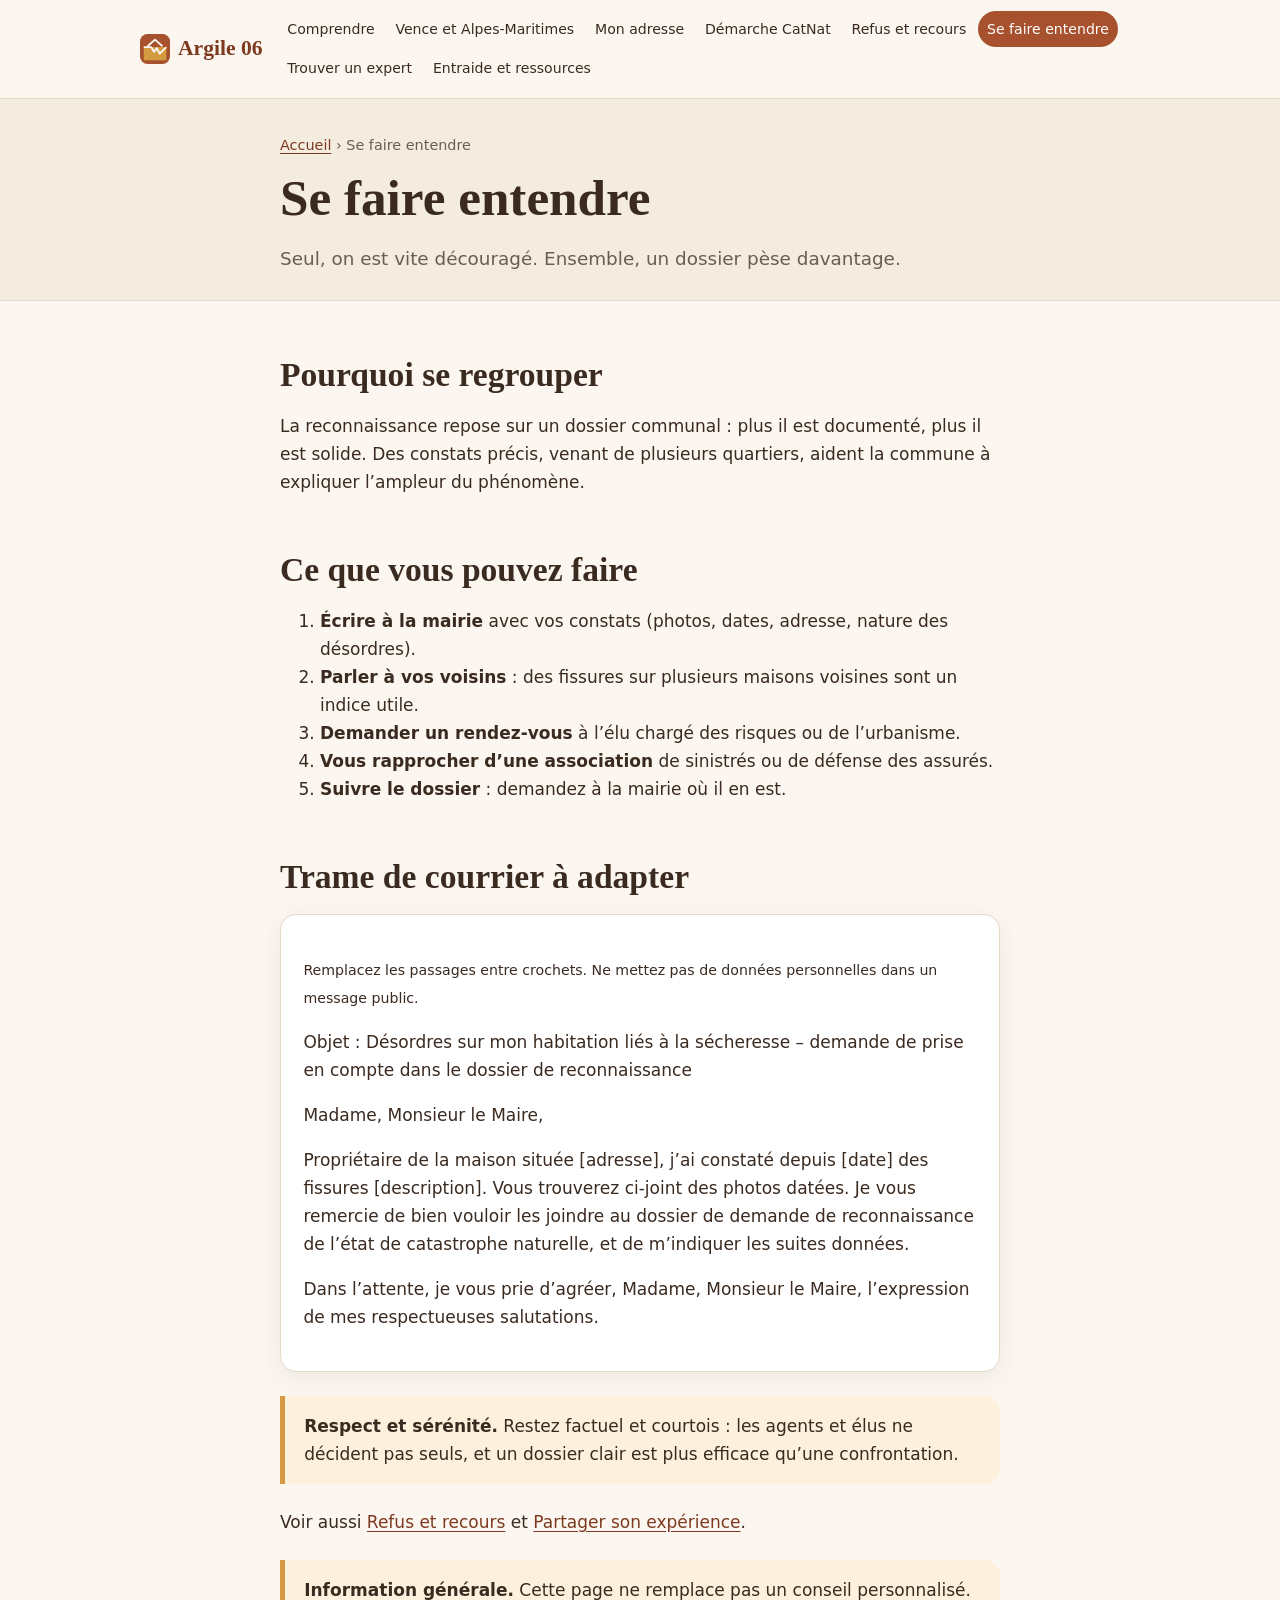
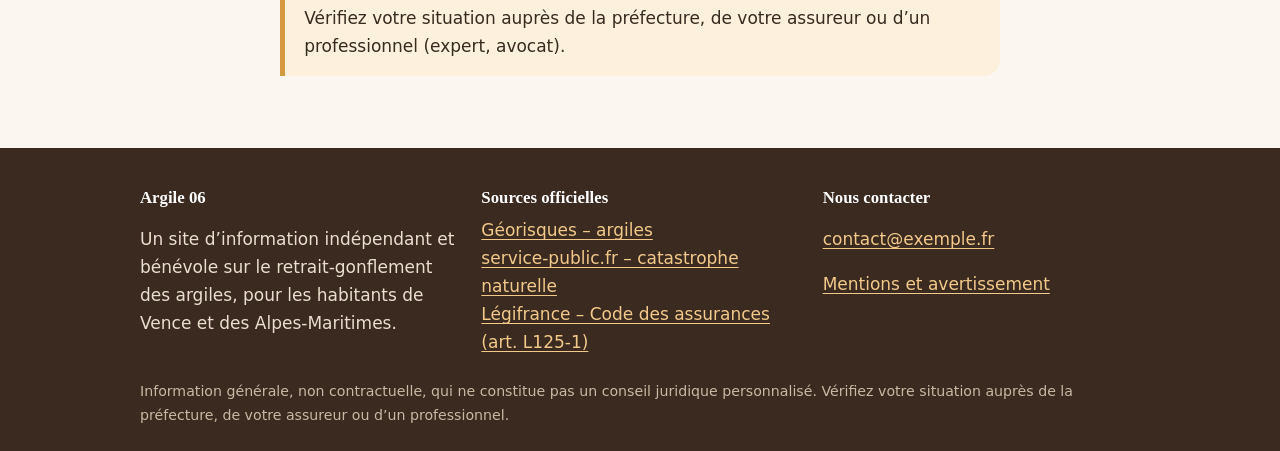
<file: se-faire-entendre.html>
<!doctype html>
<html lang="fr">
<head>
<meta charset="utf-8">
<meta name="viewport" content="width=device-width, initial-scale=1">
<title>Se faire entendre · Argile 06</title>
<meta name="description" content="Comment se regrouper et se faire entendre de la mairie et des institutions face aux fissures liées à la sécheresse.">
<meta name="theme-color" content="#a8512f">
<link rel="stylesheet" href="css/style.css">
</head>
<body>
<a class="skip" href="#contenu">Aller au contenu</a>
<header class="site">
<div class="bar">
<a class="brand" href="index.html"><svg viewBox="0 0 32 32" aria-hidden="true"><rect width="32" height="32" rx="8" fill="#a8512f"/><path d="M4 14h24v14H4z" fill="#d49a3f"/><path d="M4 14l8 0 3 5 3-4 3 6 7-7" stroke="#fbf7f0" stroke-width="2" fill="none" stroke-linejoin="round"/><path d="M8 13l8-7 8 7" stroke="#fbf7f0" stroke-width="2" fill="none"/></svg><span>Argile 06</span></a>
<button class="menu-btn" aria-expanded="false" aria-controls="nav-main">Menu</button>
<nav class="main" id="nav-main" aria-label="Navigation principale"><ul>
<li><a href="comprendre.html">Comprendre</a></li>
<li><a href="vence.html">Vence et Alpes-Maritimes</a></li>
<li><a href="mon-adresse.html">Mon adresse</a></li>
<li><a href="demarche.html">Démarche CatNat</a></li>
<li><a href="recours.html">Refus et recours</a></li>
<li><a href="se-faire-entendre.html" aria-current="page">Se faire entendre</a></li>
<li><a href="experts.html">Trouver un expert</a></li>
<li><a href="entraide.html">Entraide et ressources</a></li>
</ul></nav>
</div>
</header>
<main id="contenu">
<div class="pagehead"><div class="wrap narrow">
<div class="crumbs"><a href="index.html">Accueil</a> › Se faire entendre</div>
<h1>Se faire entendre</h1><p>Seul, on est vite découragé. Ensemble, un dossier pèse davantage.</p></div></div>
<div class="wrap narrow">

<h2>Pourquoi se regrouper</h2>
<p>La reconnaissance repose sur un dossier communal : plus il est documenté, plus il est solide. Des constats précis, venant de plusieurs quartiers, aident la commune à expliquer l’ampleur du phénomène.</p>
<h2>Ce que vous pouvez faire</h2>
<ol>
<li><strong>Écrire à la mairie</strong> avec vos constats (photos, dates, adresse, nature des désordres).</li>
<li><strong>Parler à vos voisins</strong> : des fissures sur plusieurs maisons voisines sont un indice utile.</li>
<li><strong>Demander un rendez-vous</strong> à l’élu chargé des risques ou de l’urbanisme.</li>
<li><strong>Vous rapprocher d’une association</strong> de sinistrés ou de défense des assurés.</li>
<li><strong>Suivre le dossier</strong> : demandez à la mairie où il en est.</li>
</ol>
<h2>Trame de courrier à adapter</h2>
<div class="card"><p><small>Remplacez les passages entre crochets. Ne mettez pas de données personnelles dans un message public.</small></p>
<p>Objet : Désordres sur mon habitation liés à la sécheresse – demande de prise en compte dans le dossier de reconnaissance</p>
<p>Madame, Monsieur le Maire,</p>
<p>Propriétaire de la maison située [adresse], j’ai constaté depuis [date] des fissures [description]. Vous trouverez ci-joint des photos datées. Je vous remercie de bien vouloir les joindre au dossier de demande de reconnaissance de l’état de catastrophe naturelle, et de m’indiquer les suites données.</p>
<p>Dans l’attente, je vous prie d’agréer, Madame, Monsieur le Maire, l’expression de mes respectueuses salutations.</p></div>
<div class="warn"><strong>Respect et sérénité.</strong> Restez factuel et courtois : les agents et élus ne décident pas seuls, et un dossier clair est plus efficace qu’une confrontation.</div>
<p>Voir aussi <a href="recours.html">Refus et recours</a> et <a href="entraide.html">Partager son expérience</a>.</p>
<div class="warn"><strong>Information générale.</strong> Cette page ne remplace pas un conseil personnalisé. Vérifiez votre situation auprès de la préfecture, de votre assureur ou d’un professionnel (expert, avocat).</div>

</div>
</main>
<footer class="site">
<div class="wrap">
<div class="cols">
<div><h2>Argile 06</h2><p>Un site d’information indépendant et bénévole sur le retrait-gonflement des argiles, pour les habitants de Vence et des Alpes-Maritimes.</p></div>
<div><h2>Sources officielles</h2><ul>
<li><a href="https://www.georisques.gouv.fr/risques/retrait-gonflement-des-argiles" rel="noopener">Géorisques – argiles</a></li>
<li><a href="https://www.service-public.fr/particuliers/recherche?keyword=catastrophe%20naturelle" rel="noopener">service-public.fr – catastrophe naturelle</a></li>
<li><a href="https://www.legifrance.gouv.fr/codes/texte_lc/LEGITEXT000006073984" rel="noopener">Légifrance – Code des assurances (art. L125-1)</a></li>
</ul></div>
<div><h2>Nous contacter</h2><p><a href="mailto:contact@exemple.fr">contact@exemple.fr</a></p><p><a href="entraide.html#mentions">Mentions et avertissement</a></p></div>
</div>
<small>Information générale, non contractuelle, qui ne constitue pas un conseil juridique personnalisé. Vérifiez votre situation auprès de la préfecture, de votre assureur ou d’un professionnel.</small>
</div>
</footer>
<script src="js/main.js"></script>
</body>
</html>
</file>
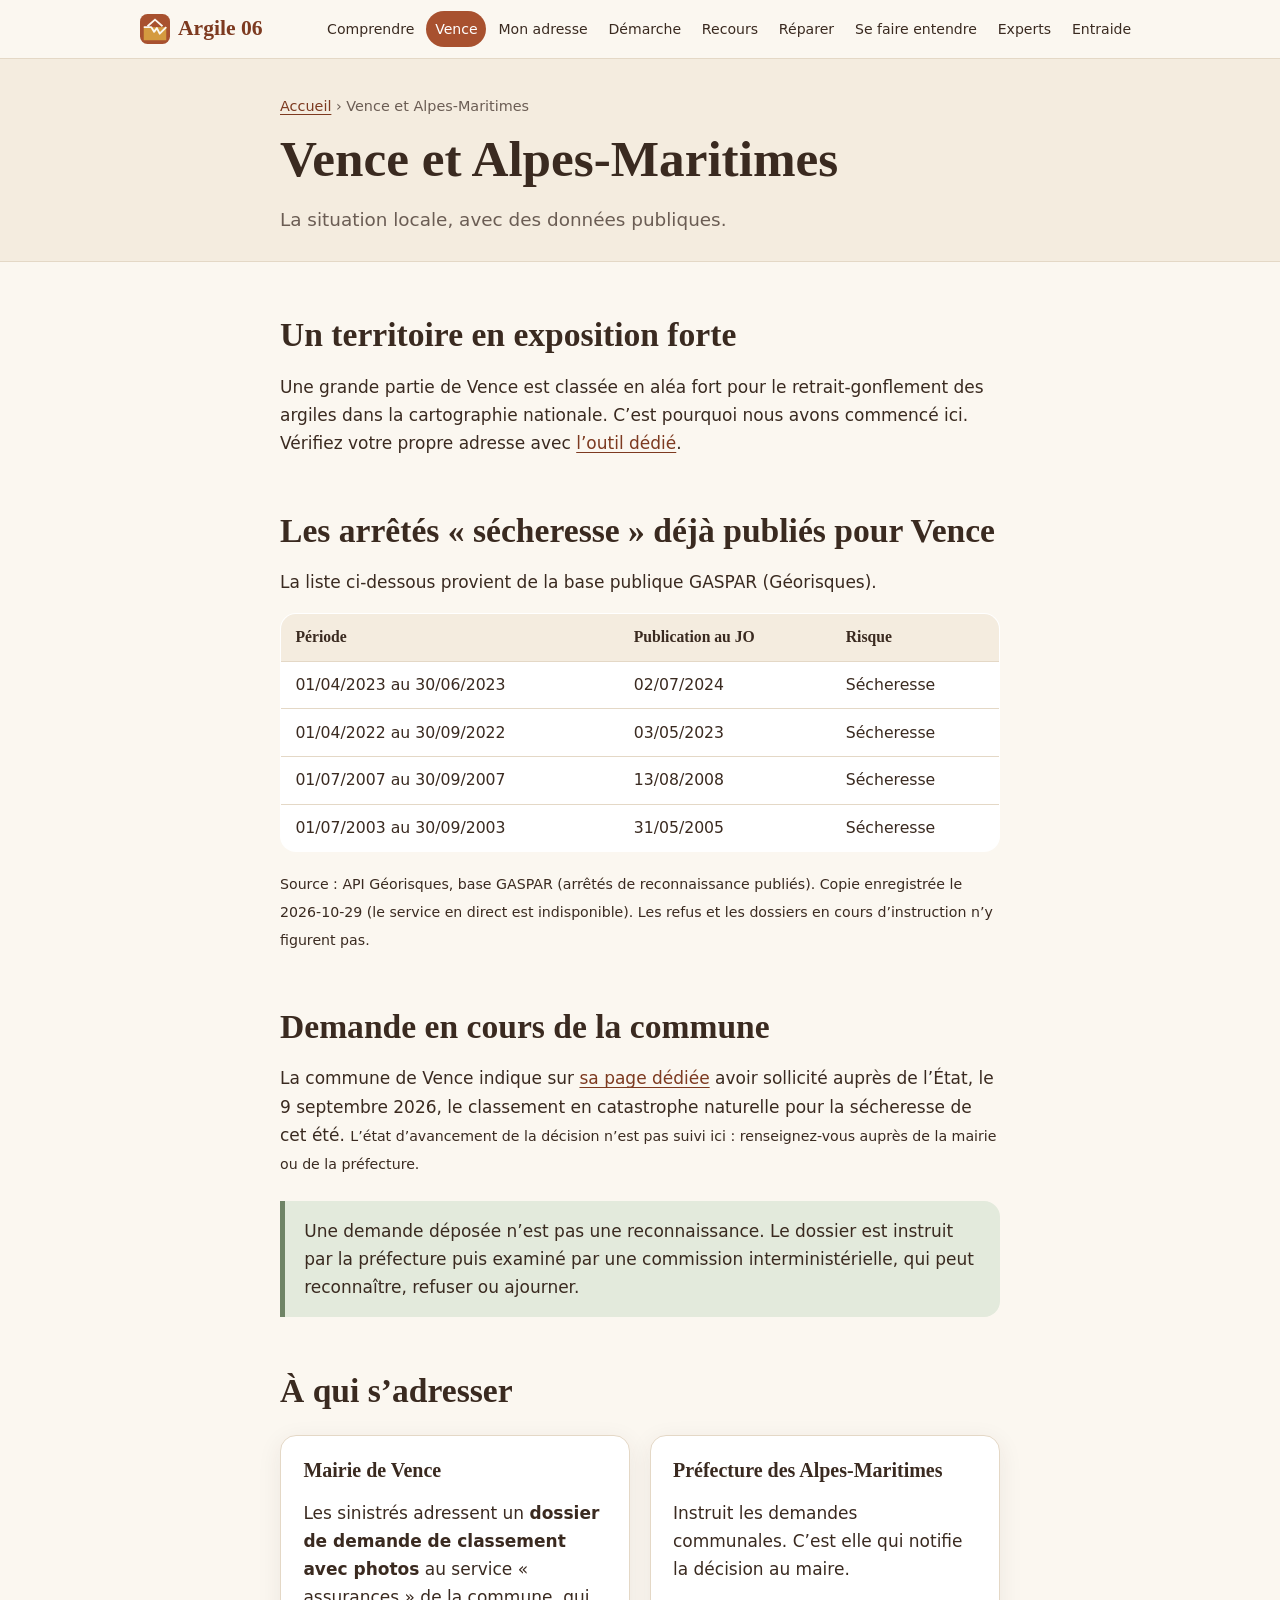
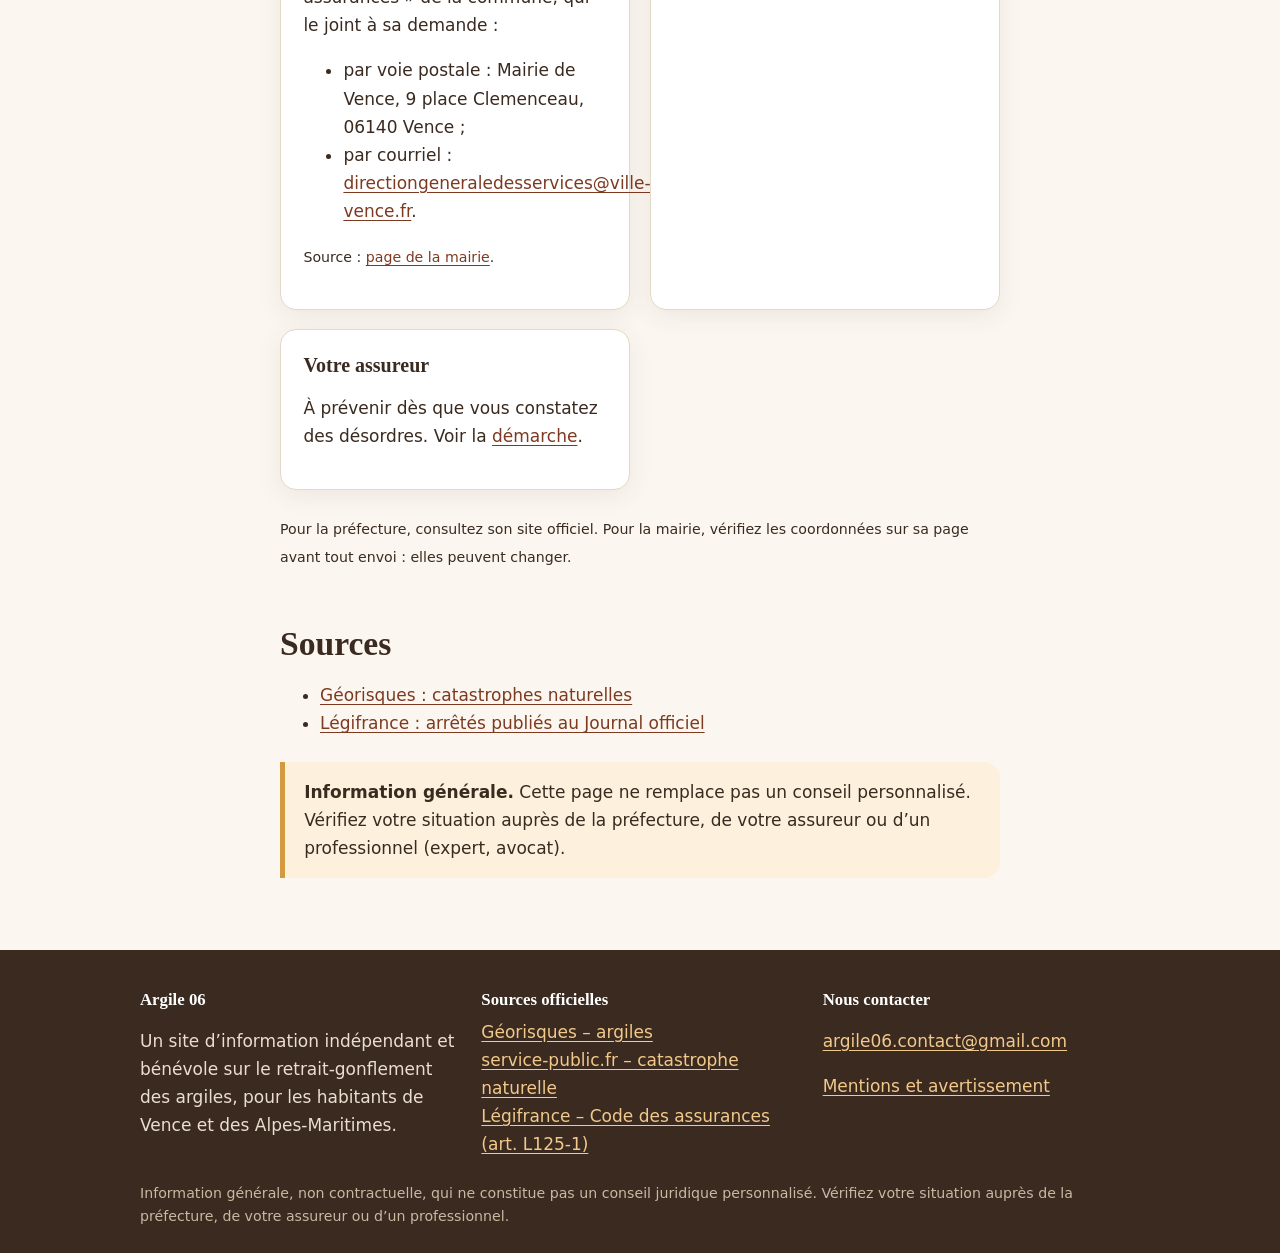
<file: vence.html>
<!doctype html>
<html lang="fr">
<head>
<meta charset="utf-8">
<meta name="viewport" content="width=device-width, initial-scale=1">
<title>Vence et Alpes-Maritimes · Argile 06</title>
<meta name="description" content="Exposition aux argiles, arrêtés de catastrophe naturelle sécheresse et contacts utiles à Vence et dans les Alpes-Maritimes.">
<meta name="theme-color" content="#a8512f">
<link rel="stylesheet" href="css/style.css?v=6">
</head>
<body>
<a class="skip" href="#contenu">Aller au contenu</a>
<header class="site">
<div class="bar">
<a class="brand" href="index.html"><svg viewBox="0 0 32 32" aria-hidden="true"><rect width="32" height="32" rx="8" fill="#a8512f"/><path d="M4 14h24v14H4z" fill="#d49a3f"/><path d="M4 14l8 0 3 5 3-4 3 6 7-7" stroke="#fbf7f0" stroke-width="2" fill="none" stroke-linejoin="round"/><path d="M8 13l8-7 8 7" stroke="#fbf7f0" stroke-width="2" fill="none"/></svg><span>Argile 06</span></a>
<button class="menu-btn" aria-expanded="false" aria-controls="nav-main">Menu</button>
<nav class="main" id="nav-main" aria-label="Navigation principale"><ul>
<li><a href="comprendre.html">Comprendre</a></li>
<li><a href="vence.html" aria-current="page">Vence</a></li>
<li><a href="mon-adresse.html" class="cta">Mon adresse</a></li>
<li><a href="demarche.html">Démarche</a></li>
<li><a href="recours.html">Recours</a></li>
<li><a href="reparer.html">Réparer</a></li>
<li><a href="se-faire-entendre.html">Se faire entendre</a></li>
<li><a href="experts.html">Experts</a></li>
<li><a href="entraide.html">Entraide</a></li>
</ul></nav>
</div>
</header>
<main id="contenu">
<div class="pagehead"><div class="wrap narrow">
<div class="crumbs"><a href="index.html">Accueil</a> › Vence et Alpes-Maritimes</div>
<h1>Vence et Alpes-Maritimes</h1><p>La situation locale, avec des données publiques.</p></div></div>
<div class="wrap narrow">

<h2>Un territoire en exposition forte</h2>
<p>Une grande partie de Vence est classée en aléa fort pour le retrait-gonflement des argiles dans la cartographie nationale. C’est pourquoi nous avons commencé ici. Vérifiez votre propre adresse avec <a href="mon-adresse.html">l’outil dédié</a>.</p>
<h2>Les arrêtés « sécheresse » déjà publiés pour Vence</h2>
<p>La liste ci-dessous provient de la base publique GASPAR (Géorisques).</p>
<div id="arretes-secheresse" data-insee="06157"><p>Chargement…</p></div>
<h2>Demande en cours de la commune</h2>
<p>La commune de Vence indique sur <a href="https://vence.fr/demande-de-classement-en-catastrophe-naturelle-secheresse-2025/" rel="noopener">sa page dédiée</a> avoir sollicité auprès de l’État, le 9 septembre 2026, le classement en catastrophe naturelle pour la sécheresse de cet été. <small>L’état d’avancement de la décision n’est pas suivi ici : renseignez-vous auprès de la mairie ou de la préfecture.</small></p>
<div class="note">Une demande déposée n’est pas une reconnaissance. Le dossier est instruit par la préfecture puis examiné par une commission interministérielle, qui peut reconnaître, refuser ou ajourner.</div>
<h2>À qui s’adresser</h2>
<div class="cards">
<div class="card"><h3>Mairie de Vence</h3><p>Les sinistrés adressent un <strong>dossier de demande de classement avec photos</strong> au service « assurances » de la commune, qui le joint à sa demande :</p><ul><li>par voie postale : Mairie de Vence, 9 place Clemenceau, 06140 Vence ;</li><li>par courriel : <a href="mailto:directiongeneraledesservices@ville-vence.fr">directiongeneraledesservices@ville-vence.fr</a>.</li></ul><p><small>Source : <a href="https://vence.fr/demande-de-classement-en-catastrophe-naturelle-secheresse-2025/" rel="noopener">page de la mairie</a>.</small></p></div>
<div class="card"><h3>Préfecture des Alpes-Maritimes</h3><p>Instruit les demandes communales. C’est elle qui notifie la décision au maire.</p></div>
<div class="card"><h3>Votre assureur</h3><p>À prévenir dès que vous constatez des désordres. Voir la <a href="demarche.html">démarche</a>.</p></div>
</div>
<p><small>Pour la préfecture, consultez son site officiel. Pour la mairie, vérifiez les coordonnées sur sa page avant tout envoi : elles peuvent changer.</small></p>
<h2>Sources</h2>
<ul><li><a href="https://www.georisques.gouv.fr/risques/catastrophes-naturelles" rel="noopener">Géorisques : catastrophes naturelles</a></li><li><a href="https://www.legifrance.gouv.fr/" rel="noopener">Légifrance : arrêtés publiés au Journal officiel</a></li></ul>
<div class="warn"><strong>Information générale.</strong> Cette page ne remplace pas un conseil personnalisé. Vérifiez votre situation auprès de la préfecture, de votre assureur ou d’un professionnel (expert, avocat).</div>

</div>
</main>
<footer class="site">
<div class="wrap">
<div class="cols">
<div><h2>Argile 06</h2><p>Un site d’information indépendant et bénévole sur le retrait-gonflement des argiles, pour les habitants de Vence et des Alpes-Maritimes.</p></div>
<div><h2>Sources officielles</h2><ul>
<li><a href="https://www.georisques.gouv.fr/risques/retrait-gonflement-des-argiles" rel="noopener">Géorisques – argiles</a></li>
<li><a href="https://www.service-public.fr/particuliers/recherche?keyword=catastrophe%20naturelle" rel="noopener">service-public.fr – catastrophe naturelle</a></li>
<li><a href="https://www.legifrance.gouv.fr/codes/texte_lc/LEGITEXT000006073984" rel="noopener">Légifrance – Code des assurances (art. L125-1)</a></li>
</ul></div>
<div><h2>Nous contacter</h2><p><a href="mailto:argile06.contact@gmail.com">argile06.contact@gmail.com</a></p><p><a href="entraide.html#mentions">Mentions et avertissement</a></p></div>
</div>
<small>Information générale, non contractuelle, qui ne constitue pas un conseil juridique personnalisé. Vérifiez votre situation auprès de la préfecture, de votre assureur ou d’un professionnel.</small>
</div>
</footer>
<script src="js/main.js?v=6"></script>
</body>
</html>
</file>
<file: css/style.css>
:root{
  --argile:#a8512f; --argile-fonce:#7d3a20; --ocre:#d49a3f; --sable:#f4ecdf; --creme:#fbf7f0;
  --sauge:#6f8466; --sauge-clair:#e3eadc; --brun:#3a2a20; --gris:#6b5d54; --trait:#e4d8c6;
  --rayon:16px; --ombre:0 6px 24px rgba(58,42,32,.08);
  --serif:"Iowan Old Style","Palatino Linotype",Palatino,Georgia,serif;
  --sans:system-ui,-apple-system,"Segoe UI",Roboto,sans-serif;
}
*{box-sizing:border-box}
html{scroll-behavior:smooth}
body{margin:0;font-family:var(--sans);font-size:1.0625rem;line-height:1.65;color:var(--brun);background:var(--creme)}
h1,h2,h3{font-family:var(--serif);line-height:1.2;color:var(--brun)}
h1{font-size:clamp(2rem,5vw,3.2rem);margin:0 0 .5em}
h2{font-size:clamp(1.5rem,3.2vw,2.1rem);margin:1.6em 0 .5em}
h3{font-size:1.25rem;margin:1.2em 0 .3em}
a{color:var(--argile-fonce);text-underline-offset:3px}
a:hover{color:var(--argile)}
:focus-visible{outline:3px solid var(--ocre);outline-offset:2px;border-radius:4px}
.skip{position:absolute;left:-999px;top:0;background:var(--brun);color:#fff;padding:.6rem 1rem;z-index:100}
.skip:focus{left:0}
.wrap{max-width:1040px;margin:0 auto;padding:0 1.25rem}
.narrow{max-width:760px}

/* en-tête */
header.site{background:var(--creme);border-bottom:1px solid var(--trait);position:sticky;top:0;z-index:50}
.bar{display:flex;align-items:center;justify-content:space-between;gap:1rem;padding:.7rem 1.25rem;max-width:1040px;margin:0 auto}
.brand{white-space:nowrap;font-family:var(--serif);font-weight:700;font-size:1.35rem;color:var(--argile-fonce);text-decoration:none;display:flex;align-items:center;gap:.5rem}
.brand svg{width:30px;height:30px}
nav.main ul{list-style:none;margin:0;padding:0;display:flex;gap:.2rem;flex-wrap:wrap}
nav.main a{display:block;padding:.4rem .55rem;border-radius:999px;text-decoration:none;color:var(--brun);font-size:.88rem;white-space:nowrap}
nav.main a:hover{background:var(--sable)}
nav.main a[aria-current="page"]{background:var(--argile);color:#fff}
.menu-btn{display:none;background:var(--sable);border:1px solid var(--trait);border-radius:10px;padding:.5rem .8rem;font:inherit;color:var(--brun);cursor:pointer}
@media(max-width:1000px){
  .menu-btn{display:block}
  nav.main{display:none;width:100%;order:3}
  nav.main.open{display:block}
  .bar{flex-wrap:wrap}
  nav.main ul{flex-direction:column;padding:.4rem 0 .8rem}
}

/* héros */
.hero{background:linear-gradient(180deg,var(--sable),var(--creme));padding:3rem 0 1rem}
.hero .grid{display:grid;grid-template-columns:1.1fr .9fr;gap:2rem;align-items:center}
@media(max-width:800px){.hero .grid{grid-template-columns:1fr}}
.kicker{display:inline-block;background:var(--sauge-clair);color:#34452d;border-radius:999px;padding:.25rem .8rem;font-size:.85rem;font-weight:600;margin-bottom:1rem}
.lead{font-size:1.2rem;color:var(--gris)}
.btns{display:flex;gap:.8rem;flex-wrap:wrap;margin-top:1.4rem}
.btn{display:inline-block;background:var(--argile);color:#fff;text-decoration:none;padding:.8rem 1.3rem;border-radius:999px;font-weight:600;border:2px solid var(--argile);cursor:pointer;font:inherit;font-weight:600}
.btn:hover{background:var(--argile-fonce);border-color:var(--argile-fonce);color:#fff}
.btn.sec{background:transparent;color:var(--argile-fonce)}
.btn.sec:hover{background:var(--sable);color:var(--argile-fonce)}

/* cartes */
.cards{display:grid;grid-template-columns:repeat(auto-fit,minmax(250px,1fr));gap:1.2rem;margin:1.5rem 0}
.card{background:#fff;border:1px solid var(--trait);border-radius:var(--rayon);padding:1.4rem;box-shadow:var(--ombre)}
.card h3{margin-top:0}
.card a.more{font-weight:600}
.card .ico{width:44px;height:44px;border-radius:12px;background:var(--sable);display:grid;place-items:center;margin-bottom:.6rem;font-size:1.4rem}
.note{background:var(--sauge-clair);border-left:5px solid var(--sauge);border-radius:0 var(--rayon) var(--rayon) 0;padding:1rem 1.2rem;margin:1.5rem 0}
.warn{background:#fdf0dd;border-left:5px solid var(--ocre);border-radius:0 var(--rayon) var(--rayon) 0;padding:1rem 1.2rem;margin:1.5rem 0}
.verify{display:inline-block;background:#fdf0dd;border:1px solid var(--ocre);color:#6a4410;border-radius:6px;padding:0 .4rem;font-size:.8rem;font-weight:700;vertical-align:middle}
.band{background:var(--sable);padding:2.5rem 0;margin-top:2.5rem}

/* page */
main{padding-bottom:3rem}
.pagehead{background:var(--sable);padding:2.2rem 0 1.6rem;border-bottom:1px solid var(--trait)}
.pagehead h1{margin-bottom:.3em}
.pagehead p{margin:0;color:var(--gris);font-size:1.15rem}
.crumbs{font-size:.9rem;color:var(--gris);margin-bottom:.6rem}

/* frise */
ol.steps{list-style:none;margin:2rem 0;padding:0;counter-reset:s;position:relative}
ol.steps li{counter-increment:s;position:relative;padding:0 0 1.8rem 4rem}
ol.steps li:before{content:counter(s);position:absolute;left:0;top:0;width:2.8rem;height:2.8rem;border-radius:50%;background:var(--argile);color:#fff;display:grid;place-items:center;font-family:var(--serif);font-weight:700;font-size:1.2rem}
ol.steps li:after{content:"";position:absolute;left:1.35rem;top:2.9rem;bottom:.1rem;width:2px;background:var(--trait)}
ol.steps li:last-child:after{display:none}
ol.steps h3{margin:.1rem 0 .2rem}
.delai{display:inline-block;background:var(--sauge-clair);color:#34452d;border-radius:999px;padding:.1rem .7rem;font-size:.85rem;font-weight:700;margin:.2rem 0}

/* tables et listes */
table{width:100%;border-collapse:collapse;background:#fff;border-radius:var(--rayon);overflow:hidden;border:1px solid var(--trait)}
th,td{text-align:left;padding:.65rem .9rem;border-bottom:1px solid var(--trait);font-size:.98rem}
th{background:var(--sable);font-family:var(--serif)}
.tablewrap{overflow-x:auto}
details{background:#fff;border:1px solid var(--trait);border-radius:12px;padding:.2rem 1rem;margin:.7rem 0}
summary{cursor:pointer;font-weight:600;padding:.7rem 0}
details[open] summary{color:var(--argile-fonce)}

/* outil adresse */
.tool{background:#fff;border:1px solid var(--trait);border-radius:var(--rayon);padding:1.5rem;box-shadow:var(--ombre)}
.tool label{display:block;font-weight:600;margin-bottom:.4rem}
.tool .row{display:flex;gap:.6rem;flex-wrap:wrap}
.tool input[type=text]{flex:1 1 260px;font:inherit;padding:.75rem 1rem;border:2px solid var(--trait);border-radius:12px;background:var(--creme)}
.tool input[type=text]:focus{border-color:var(--ocre);outline:none}
.result{margin-top:1.2rem}
.badge{display:inline-block;padding:.5rem 1.1rem;border-radius:999px;font-weight:700;font-size:1.1rem}
.badge.faible{background:#e3eadc;color:#2c4a24}
.badge.moyenne{background:#fbe6bd;color:#6a4410}
.badge.forte{background:#f4cfc2;color:#7a2b12}
.badge.nul{background:#eee;color:#444}
.picker{list-style:none;padding:0;margin:.6rem 0}
.picker button{display:block;width:100%;text-align:left;background:var(--creme);border:1px solid var(--trait);border-radius:10px;padding:.6rem .9rem;margin:.3rem 0;font:inherit;cursor:pointer}
.picker button:hover{background:var(--sable)}

/* pied */
footer.site{background:var(--brun);color:#eadfce;padding:2.5rem 0 1.5rem}
footer.site a{color:#f2c98a}
footer.site .cols{display:grid;grid-template-columns:repeat(auto-fit,minmax(220px,1fr));gap:1.5rem}
footer.site h2{font-size:1.05rem;color:#fff;margin:0 0 .5rem}
footer.site ul{list-style:none;margin:0;padding:0}
footer.site small{display:block;margin-top:1.5rem;color:#c9b9a3}

.quote{background:#fff;border:1px solid var(--trait);border-left:5px solid var(--ocre);border-radius:12px;padding:1rem 1.2rem;margin:1rem 0;font-family:var(--serif);font-size:1.1rem}
.quote cite{display:block;margin-top:.5rem;font-family:var(--sans);font-size:.9rem;color:var(--gris);font-style:normal}
.tag{display:inline-block;background:var(--sable);border-radius:6px;padding:0 .5rem;font-size:.8rem;margin-right:.3rem}
@media(prefers-reduced-motion:reduce){html{scroll-behavior:auto}}
</file>
